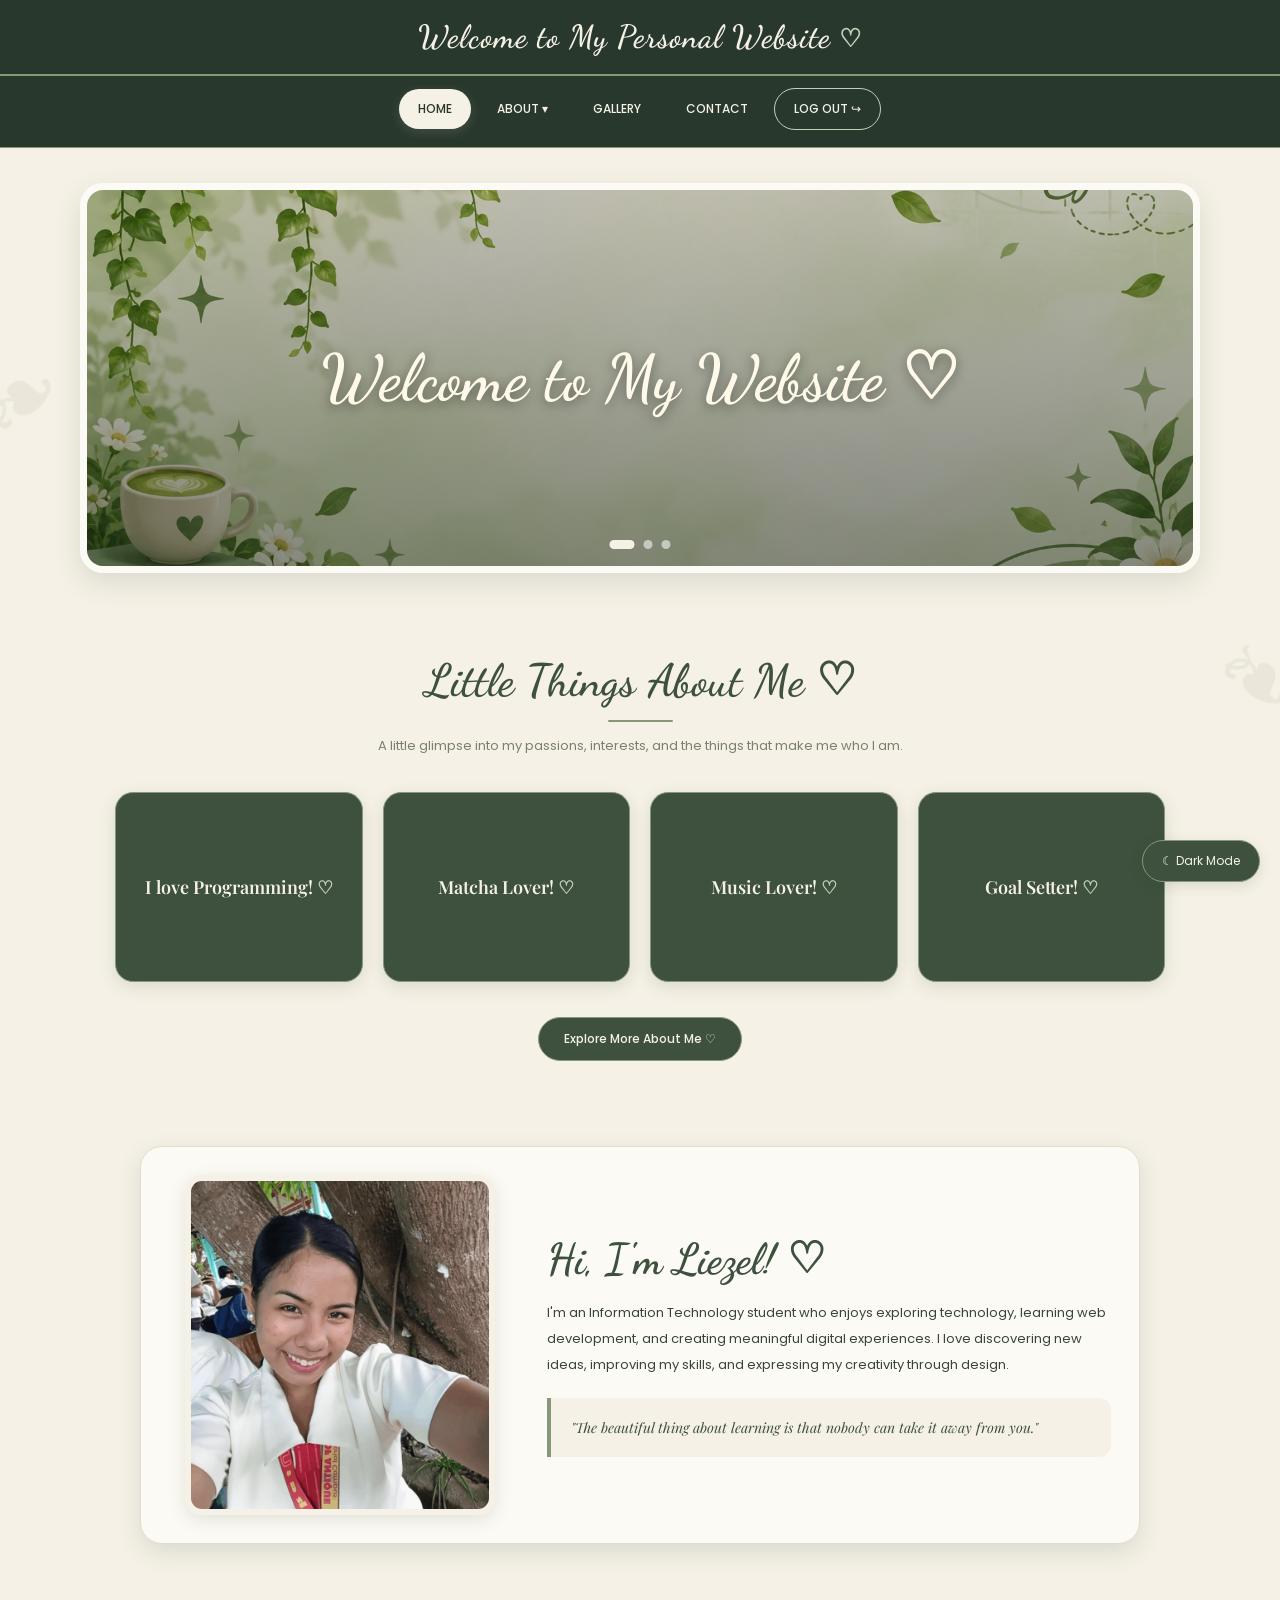
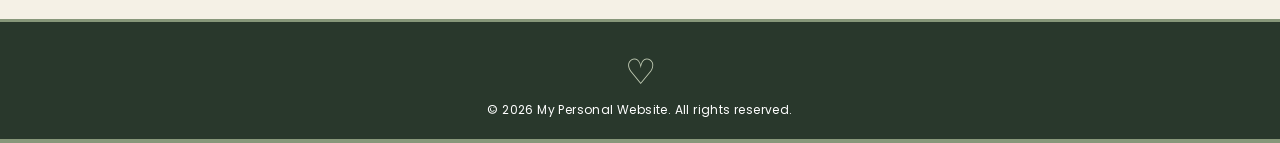
<file: index.html>
<!DOCTYPE html>
<html lang="en" data-theme="light">
<head>
<meta charset="UTF-8">
<meta name="viewport" content="width=device-width, initial-scale=1.0">

<title>Home | My Green Personal Website</title>

<link rel="preconnect" href="https://fonts.googleapis.com">
<link rel="preconnect" href="https://fonts.gstatic.com" crossorigin>
<link href="https://fonts.googleapis.com/css2?family=Dancing+Script:wght@500;600;700&family=Playfair+Display:wght@500;600;700&family=Poppins:wght@300;400;500;600&display=swap" rel="stylesheet">

<style>

/* WARM BOTANICAL COLOR PALETTE */

:root {
    --dark: #29382C;
    --forest: #3D513E;
    --green: #63785D;
    --sage: #87977A;
    --light-sage: #C5CFB8;
    --cream: #F5F1E6;
    --white: #FCFAF4;
    --text: #394537;
    --muted: #78816F;
    --border: #E1DDCE;
    --shadow: rgba(48,62,43,0.13);
}

[data-theme="dark"] {
    --dark: #17251B;
    --forest: #263B2B;
    --green: #536B54;
    --sage: #8C9B7C;
    --light-sage: #53644F;
    --cream: #202A21;
    --white: #303A30;
    --text: #FFFFFF;
    --muted: #E0E6D9;
    --border: #455443;
    --shadow: rgba(0,0,0,0.25);
}

/* GENERAL */

* {
    margin: 0;
    padding: 0;
    box-sizing: border-box;
}

html {
    scroll-behavior: smooth;
}

body {
    font-family: 'Poppins', sans-serif;
    background: var(--cream);
    color: var(--text);
    transition: background 0.4s, color 0.4s;
    overflow-x: hidden;
}

a {
    text-decoration: none;
}

/* HEADER */

header {
    background: var(--dark);
    color: #F5F1E6;
    padding: 15px 35px;
    display: flex;
    align-items: center;
    justify-content: center;
    min-height: 76px;
    position: relative;
    border-bottom: 2px solid var(--sage);
}

header h1 {
    font-family: 'Dancing Script', cursive;
    font-size: 32px;
    font-weight: 600;
    letter-spacing: 1px;
    text-align: center;
    color: #F5F1E6;
}

header h1::after {
    content: " ♡";
    font-size: 25px;
    color: #C5CFB8;
}

/* NAVIGATION - LIGHT AND DARK MODE FIX */

nav {
    background: #29382C;
    padding: 12px 15px 17px;
    position: relative;
    z-index: 100;
    border-bottom: 1px solid #87977A;
}

nav ul {
    display: flex;
    align-items: center;
    justify-content: center;
    flex-wrap: wrap;
    gap: 7px;
    list-style: none;
}

nav ul li {
    position: relative;
}

nav ul li a {
    display: block;
    color: #F5F1E6 !important;
    background: transparent;
    font-size: 12px;
    font-weight: 500;
    padding: 11px 19px;
    border-radius: 30px;
    transition: 0.3s ease;
    white-space: nowrap;
}

/* HOVER AND ACTIVE */

nav ul li a:hover,
nav ul li a.active {
    background: #F5F1E6 !important;
    color: #29382C !important;
    box-shadow: 0 3px 12px rgba(255,255,255,0.12);
}

/* LOG OUT */

.logout-button {
    border: 1px solid #C5CFB8;
    color: #F5F1E6 !important;
}

.logout-button:hover {
    background: #F5F1E6 !important;
    color: #29382C !important;
}

/* ABOUT DROPDOWN */

.dropdown-content {
    display: none;
    position: absolute;
    top: 100%;
    left: 0;
    min-width: 215px;
    background: #FCFAF4;
    border: 1px solid #E1DDCE;
    border-radius: 13px;
    box-shadow: 0 8px 20px rgba(0,0,0,0.18);
    overflow: hidden;
    padding: 7px;
    z-index: 200;
}

.dropdown-content a {
    color: #29382C !important;
    background: transparent;
    padding: 12px;
    border-radius: 8px;
    white-space: normal;
}

.dropdown-content a:hover {
    background: #C5CFB8 !important;
    color: #17251B !important;
}

/* SHOW DROPDOWN */

.dropdown:hover .dropdown-content,
.dropdown:focus-within .dropdown-content {
    display: block;
}

/* DARK MODE NAVIGATION */

[data-theme="dark"] nav {
    background: #17251B;
    border-bottom: 1px solid #8C9B7C;
}

[data-theme="dark"] nav ul li a {
    color: #FFFFFF !important;
}

[data-theme="dark"] nav ul li a:hover,
[data-theme="dark"] nav ul li a.active {
    background: #F5F1E6 !important;
    color: #17251B !important;
}

[data-theme="dark"] .logout-button {
    border: 1px solid #8C9B7C;
}

[data-theme="dark"] .dropdown-content {
    background: #303A30;
    border: 1px solid #8C9B7C;
}

[data-theme="dark"] .dropdown-content a {
    color: #FFFFFF !important;
    background: transparent;
}

[data-theme="dark"] .dropdown-content a:hover {
    background: #53644F !important;
    color: #FFFFFF !important;
}

/* HERO SLIDER */

.slider {
    width: 100%;
    max-width: 1120px;
    height: 390px;
    margin: 35px auto 25px;
    overflow: hidden;
    position: relative;
    border-radius: 23px;
    box-shadow: 0 10px 28px var(--shadow);
    border: 7px solid var(--white);
}

.slides {
    display: flex;
    height: 100%;
    transition: transform 0.8s ease-in-out;
}

.slide {
    flex: 0 0 100%;
    min-width: 100%;
    height: 100%;
    position: relative;
}

.slide img {
    width: 100%;
    height: 100%;
    display: block;
    object-fit: cover;
    filter: brightness(0.76);
}

.text-overlay {
    position: absolute;
    inset: 0;
    display: flex;
    justify-content: center;
    align-items: center;
    text-align: center;
    padding: 25px;
    background: linear-gradient(
        transparent,
        rgba(24,37,27,0.35)
    );
}

.text-overlay h1 {
    color: #FFF9E9;
    font-family: 'Dancing Script', cursive;
    font-size: clamp(35px, 6vw, 65px);
    font-weight: 600;
    text-shadow: 0 3px 12px rgba(0,0,0,0.4);
}

/* SLIDER DOTS */

.slider-dots {
    position: absolute;
    bottom: 17px;
    left: 50%;
    transform: translateX(-50%);
    display: flex;
    gap: 9px;
    z-index: 5;
}

.slider-dots button {
    width: 9px;
    height: 9px;
    border: none;
    border-radius: 50%;
    background: rgba(255,255,255,0.55);
    cursor: pointer;
    transition: 0.3s;
}

.slider-dots button.active {
    width: 25px;
    border-radius: 10px;
    background: #F5F1E6;
}

/* SECTION HEADING */

.section-heading {
    text-align: center;
    margin-bottom: 30px;
}

.section-heading h2 {
    font-family: 'Dancing Script', cursive;
    font-size: 45px;
    font-weight: 600;
    color: var(--forest);
    margin-bottom: 8px;
}

.section-heading p {
    color: var(--muted);
    font-size: 13px;
    line-height: 1.8;
}

.decorative-line {
    width: 65px;
    height: 2px;
    background: var(--sage);
    border-radius: 20px;
    margin: 12px auto;
}

/* FUN FACTS SECTION */

#drop {
    padding: 55px 20px 65px;
    text-align: center;
}

.funfact-container {
    display: grid;
    grid-template-columns: repeat(4, minmax(0, 1fr));
    gap: 20px;
    max-width: 1050px;
    margin: 35px auto 0;
}

/* FLIP CARD */

.funfact-card {
    height: 190px;
    perspective: 1000px;
}

.funfact-inner {
    position: relative;
    width: 100%;
    height: 100%;
    transform-style: preserve-3d;
    transition: transform 0.7s ease;
}

.funfact-card:hover .funfact-inner,
.funfact-card:focus-within .funfact-inner,
.funfact-card.flipped .funfact-inner {
    transform: rotateY(180deg);
}

.funfact-front,
.funfact-back {
    position: absolute;
    inset: 0;
    display: flex;
    justify-content: center;
    align-items: center;
    padding: 20px;
    border-radius: 18px;
    backface-visibility: hidden;
    -webkit-backface-visibility: hidden;
    box-shadow: 0 5px 17px var(--shadow);
}

.funfact-front {
    background: var(--forest);
    color: var(--cream);
    border: 1px solid var(--sage);
}

.funfact-front p {
    font-family: 'Playfair Display', serif;
    font-size: 18px;
    font-weight: 600;
}

.funfact-front p::after {
    content: " ♡";
    color: var(--light-sage);
}

.funfact-back {
    background: var(--light-sage);
    color: var(--dark);
    transform: rotateY(180deg);
    border: 1px solid var(--sage);
}

.funfact-back p {
    font-size: 13px;
    line-height: 1.8;
}

[data-theme="dark"] .funfact-back {
    color: #FFFFFF;
}

/* SEE MORE BUTTON */

.see-more-container {
    margin-top: 35px;
}

.see-more-button {
    display: inline-block;
    background: var(--forest);
    color: var(--cream);
    padding: 12px 25px;
    border-radius: 30px;
    font-size: 12px;
    font-weight: 500;
    border: 1px solid var(--sage);
    transition: 0.3s ease;
}

.see-more-button:hover {
    background: var(--sage);
    color: var(--dark);
    transform: translateY(-3px);
    box-shadow: 0 6px 15px var(--shadow);
}

[data-theme="dark"] .see-more-button {
    color: #FFFFFF;
}

/* ABOUT ME SECTION */

.container {
    max-width: 1000px;
    margin: 20px auto 75px;
    padding: 28px;
    display: grid;
    grid-template-columns: 0.85fr 1.4fr;
    gap: 35px;
    align-items: center;
    background: var(--white);
    border: 1px solid var(--border);
    border-radius: 22px;
    box-shadow: 0 8px 25px var(--shadow);
}

.image-section {
    display: flex;
    justify-content: center;
}

.image-section img {
    width: 100%;
    max-width: 310px;
    height: 340px;
    object-fit: cover;
    border-radius: 17px;
    border: 6px solid var(--cream);
    box-shadow: 0 5px 17px var(--shadow);
    transition: transform 0.4s ease;
}

.image-section img:hover {
    transform: scale(1.025);
}

.quote-section h1 {
    font-family: 'Dancing Script', cursive;
    color: var(--forest);
    font-size: 43px;
    margin-bottom: 15px;
}

.quote-section p {
    color: var(--text);
    font-size: 13px;
    line-height: 2;
    margin-bottom: 20px;
}

[data-theme="dark"] .quote-section h1 {
    color: #FFFFFF;
}

blockquote {
    background: var(--cream);
    border-left: 4px solid var(--sage);
    padding: 17px 20px;
    border-radius: 0 12px 12px 0;
    font-family: 'Playfair Display', serif;
    font-style: italic;
    font-size: 14px;
    line-height: 1.8;
    color: var(--forest);
}

[data-theme="dark"] blockquote {
    color: #FFFFFF;
}

/* BOTANICAL DECORATIONS */

.botanical {
    position: fixed;
    font-size: 100px;
    color: var(--sage);
    opacity: 0.10;
    pointer-events: none;
    z-index: 0;
    user-select: none;
}

.botanical.left {
    left: -22px;
    top: 36%;
    transform: rotate(-35deg);
}

.botanical.right {
    right: -20px;
    top: 67%;
    transform: rotate(35deg);
}

/* FOOTER */

footer {
    background: var(--dark);
    color: var(--cream);
    text-align: center;
    padding: 30px 15px 20px;
    position: relative;
    border-top: 3px solid var(--sage);
}

footer::before {
    content: "♡";
    display: block;
    font-family: 'Dancing Script', cursive;
    font-size: 35px;
    margin-bottom: 7px;
    color: var(--light-sage);
}

footer p {
    font-size: 12px;
    letter-spacing: 0.4px;
    color: #FFFFFF;
}

.footer-divider {
    height: 4px;
    background: var(--sage);
}

/* DARK MODE BUTTON */

.theme-toggle {
    position: fixed;
    bottom: 18px;
    right: 20px;
    z-index: 500;
    background: var(--forest);
    color: var(--cream);
    border: 1px solid var(--sage);
    border-radius: 30px;
    padding: 11px 19px;
    font-family: 'Poppins', sans-serif;
    font-size: 12px;
    cursor: pointer;
    box-shadow: 0 4px 14px var(--shadow);
    transition: 0.3s ease;
}

.theme-toggle:hover {
    background: var(--sage);
    color: var(--dark);
    transform: translateY(-3px);
}

/* ANIMATIONS */

@keyframes fadeIn {
    from {
        opacity: 0;
        transform: translateY(15px);
    }
    to {
        opacity: 1;
        transform: translateY(0);
    }
}

#drop,
.container {
    animation: fadeIn 0.8s ease both;
}

/* RESPONSIVE DESIGN */

@media (max-width: 850px) {

    .funfact-container {
        grid-template-columns: repeat(2, 1fr);
        max-width: 600px;
    }

    .slider {
        width: calc(100% - 35px);
        height: 320px;
    }

    .container {
        width: calc(100% - 35px);
    }
}

@media (max-width: 600px) {

    header {
        padding: 13px 10px;
        min-height: 65px;
    }

    header h1 {
        font-size: 25px;
    }

    nav {
        padding: 10px 5px 13px;
    }

    nav ul {
        gap: 4px;
    }

    nav ul li a {
        padding: 9px 11px;
        font-size: 10px;
    }

    .dropdown-content {
        min-width: 190px;
    }

    .slider {
        height: 240px;
        margin: 22px auto;
        border-width: 5px;
        border-radius: 16px;
    }

    .text-overlay h1 {
        font-size: 35px;
    }

    #drop {
        padding: 35px 15px 45px;
    }

    .section-heading h2 {
        font-size: 36px;
    }

    .section-heading p {
        font-size: 12px;
    }

    .funfact-container {
        gap: 12px;
    }

    .funfact-card {
        height: 155px;
    }

    .funfact-front,
    .funfact-back {
        padding: 12px;
        border-radius: 14px;
    }

    .funfact-front p {
        font-size: 15px;
    }

    .funfact-back p {
        font-size: 11px;
    }

    .container {
        grid-template-columns: 1fr;
        gap: 23px;
        padding: 18px;
        margin-bottom: 45px;
    }

    .image-section img {
        height: 290px;
        max-width: 280px;
    }

    .quote-section {
        text-align: center;
    }

    .quote-section h1 {
        font-size: 36px;
    }

    .quote-section p {
        font-size: 12px;
    }

    blockquote {
        text-align: left;
        font-size: 12px;
    }

    .theme-toggle {
        bottom: 12px;
        right: 12px;
        padding: 9px 14px;
        font-size: 10px;
    }
}

@media (max-width: 380px) {

    .funfact-container {
        grid-template-columns: 1fr 1fr;
    }

    .funfact-card {
        height: 140px;
    }

    .slider {
        height: 210px;
    }

    nav ul li a {
        padding: 8px 9px;
        font-size: 9px;
    }
}

/* ACCESSIBILITY */

@media (prefers-reduced-motion: reduce) {
    *, *::before, *::after {
        animation: none !important;
        transition: none !important;
        scroll-behavior: auto !important;
    }
}

</style>
</head>

<body>

<!-- BOTANICAL DECORATIONS -->

<div class="botanical left">❧</div>
<div class="botanical right">❧</div>

<!-- HEADER -->

<header>
    <h1>Welcome to My Personal Website</h1>
</header>

<!-- NAVIGATION -->

<nav>
    <ul>

        <li>
            <a href="index.html" class="active">HOME</a>
        </li>

        <li class="dropdown">
            <a href="#" class="dropbtn">ABOUT ▾</a>

            <div class="dropdown-content">
                <a href="skills.html">Skills I'm Developing</a>
                <a href="goals.html">My Goals as a Student</a>
                <a href="funfacts.html">Fun Facts About Me</a>
            </div>
        </li>

        <li>
            <a href="gallery.html">GALLERY</a>
        </li>

        <li>
            <a href="contact.html">CONTACT</a>
        </li>

        <li>
            <a href="#" class="logout-button" onclick="confirmLogout(event)">LOG OUT ↪</a>
        </li>

    </ul>
</nav>

<!-- IMAGE SLIDER -->

<div class="slider">

    <div class="slides">

        <div class="slide">
            <img src="back.png" alt="Welcome image">
            <div class="text-overlay">
                <h1>Welcome to My Website ♡</h1>
            </div>
        </div>

        <div class="slide">
            <img src="grow.png" alt="Personal inspiration">
            <div class="text-overlay">
                <h1>Growing, Learning, and Creating</h1>
            </div>
        </div>

        <div class="slide">
            <img src="little.png" alt="My favorite moments">
            <div class="text-overlay">
                <h1>A Little Corner of Green and Growth</h1>
            </div>
        </div>

    </div>

    <div class="slider-dots">
        <button class="active" aria-label="Slide 1"></button>
        <button aria-label="Slide 2"></button>
        <button aria-label="Slide 3"></button>
    </div>

</div>

<!-- FUN FACTS -->

<section id="drop">

    <div class="section-heading">
        <h2>Little Things About Me ♡</h2>
        <div class="decorative-line"></div>

        <p>
            A little glimpse into my passions, interests,
            and the things that make me who I am.
        </p>
    </div>

    <div class="funfact-container">

        <div class="funfact-card" tabindex="0">
            <div class="funfact-inner">
                <div class="funfact-front">
                    <p>I love Programming!</p>
                </div>
                <div class="funfact-back">
                    <p>I enjoy learning how to code and create something new.</p>
                </div>
            </div>
        </div>

        <div class="funfact-card" tabindex="0">
            <div class="funfact-inner">
                <div class="funfact-front">
                    <p>Matcha Lover!</p>
                </div>
                <div class="funfact-back">
                    <p>A cup of matcha makes my day more relaxing.</p>
                </div>
            </div>
        </div>

        <div class="funfact-card" tabindex="0">
            <div class="funfact-inner">
                <div class="funfact-front">
                    <p>Music Lover!</p>
                </div>
                <div class="funfact-back">
                    <p>I enjoy listening to music while studying.</p>
                </div>
            </div>
        </div>

        <div class="funfact-card" tabindex="0">
            <div class="funfact-inner">
                <div class="funfact-front">
                    <p>Goal Setter!</p>
                </div>
                <div class="funfact-back">
                    <p>I believe that small steps can lead to big dreams.</p>
                </div>
            </div>
        </div>

    </div>

    <div class="see-more-container">
        <a href="funfacts.html" class="see-more-button">
            Explore More About Me ♡
        </a>
    </div>

</section>

<!-- ABOUT ME -->

<div class="container">

    <div class="image-section">
        <img src="lilo.jpg" alt="My profile picture">
    </div>

    <div class="quote-section">

        <h1>Hi, I'm Liezel! ♡</h1>

        <p>
            I'm an Information Technology student who enjoys exploring
            technology, learning web development, and creating meaningful
            digital experiences. I love discovering new ideas, improving
            my skills, and expressing my creativity through design.
        </p>

        <blockquote>
            "The beautiful thing about learning is that nobody can
            take it away from you."
        </blockquote>

    </div>

</div>

<!-- FOOTER -->

<footer>
    <p>&copy; 2026 My Personal Website. All rights reserved.</p>
</footer>

<div class="footer-divider"></div>

<!-- DARK MODE BUTTON -->

<button class="theme-toggle" onclick="toggleTheme()">
    ☾ Dark Mode
</button>

<script>

/* THEME */

const root = document.documentElement;
const themeButton = document.querySelector('.theme-toggle');

function applyTheme(theme) {

    root.setAttribute('data-theme', theme);

    localStorage.setItem('siteTheme', theme);

    themeButton.textContent =
        theme === 'dark' ? '☀ Light Mode' : '☾ Dark Mode';
}

function toggleTheme() {

    const currentTheme = root.getAttribute('data-theme');

    applyTheme(currentTheme === 'dark' ? 'light' : 'dark');
}

applyTheme(localStorage.getItem('siteTheme') || 'light');


/* IMAGE SLIDER */

let slideIndex = 0;

const slides = document.querySelector('.slides');
const slideItems = document.querySelectorAll('.slide');
const dots = document.querySelectorAll('.slider-dots button');

const totalSlides = slideItems.length;

function showSlide(index) {

    slideIndex = (index + totalSlides) % totalSlides;

    slides.style.transform = `translateX(-${slideIndex * 100}%)`;

    dots.forEach((dot, i) => {
        dot.classList.toggle('active', i === slideIndex);
    });
}

function nextSlide() {
    showSlide(slideIndex + 1);
}

dots.forEach((dot, index) => {

    dot.addEventListener('click', () => {
        showSlide(index);
        restartSlider();
    });

});

let sliderInterval = setInterval(nextSlide, 4000);

function restartSlider() {

    clearInterval(sliderInterval);

    sliderInterval = setInterval(nextSlide, 4000);
}


/* FUN FACTS - KEYBOARD AND CLICK SUPPORT */

document.querySelectorAll('.funfact-card').forEach(card => {

    card.addEventListener('click', () => {
        card.classList.toggle('flipped');
    });

    card.addEventListener('keydown', event => {

        if (event.key === 'Enter' || event.key === ' ') {
            event.preventDefault();
            card.classList.toggle('flipped');
        }

    });

});


/* LOG OUT */

function confirmLogout(event) {

    event.preventDefault();

    const confirmAction = confirm("Are you sure you want to log out?");

    if (confirmAction) {

        localStorage.removeItem('isLoggedIn');

        window.location.href = "login.html";
    }
}

</script>

</body>
</html>
</file>
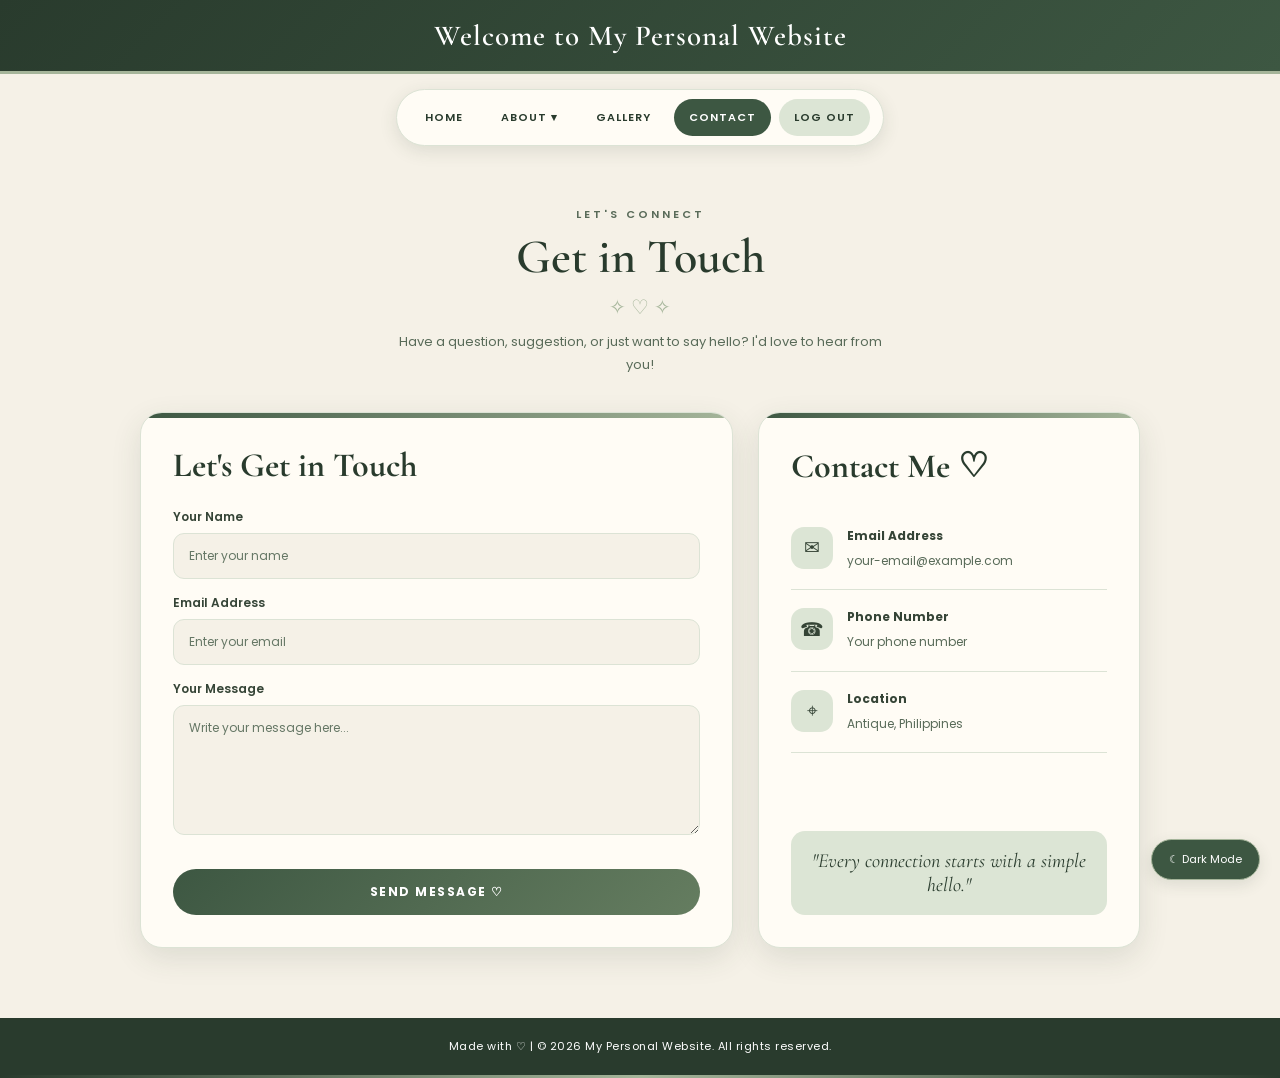
<file: contact.html>
<!DOCTYPE html>
<html lang="en" data-theme="light">
<head>
<meta charset="UTF-8">
<meta name="viewport" content="width=device-width, initial-scale=1.0">

<title>Contact | My Green Website</title>

<link rel="preconnect" href="https://fonts.googleapis.com">
<link rel="preconnect" href="https://fonts.gstatic.com" crossorigin>

<link href="https://fonts.googleapis.com/css2?family=Cormorant+Garamond:wght@400;500;600;700&family=Poppins:wght@300;400;500;600&display=swap" rel="stylesheet">

<style>

:root {
    --dark: #293B2D;
    --forest: #3D5742;
    --green: #657D60;
    --sage: #A5B59A;
    --light-sage: #DCE5D5;
    --cream: #F5F1E7;
    --white: #FFFCF5;

    --text: #354436;
    --muted: #596B59;
    --border: #DCE3D5;
    --shadow: rgba(49,65,47,0.12);

    /* LIGHT MODE TEXT COLORS */
    --heading-text: #293B2D;
    --nav-text: #293B2D;
    --detail-text: #354436;
    --secondary-text: #596B59;
    --quote-text: #293B2D;
    --input-text: #293B2D;
    --placeholder-text: #657765;
    --button-text: #FFFFFF;
    --footer-text: #FFFFFF;
}

[data-theme="dark"] {
    --dark: #19271D;
    --forest: #283E30;
    --green: #82977A;
    --sage: #82947A;
    --light-sage: #354A39;
    --cream: #202D23;
    --white: #2A382D;

    --text: #F0EFE5;
    --muted: #D0DCCB;
    --border: #526653;
    --shadow: rgba(0,0,0,0.25);

    /* DARK MODE TEXT COLORS */
    --heading-text: #FFFFFF;
    --nav-text: #F5F7EF;
    --detail-text: #F5F7EF;
    --secondary-text: #D5E0D0;
    --quote-text: #FFFFFF;
    --input-text: #FFFFFF;
    --placeholder-text: #D5E0D0;
    --button-text: #FFFFFF;
    --footer-text: #FFFFFF;
}

* {
    margin: 0;
    padding: 0;
    box-sizing: border-box;
}

html {
    scroll-behavior: smooth;
}

body {
    font-family: 'Poppins', sans-serif;
    background: var(--cream);
    color: var(--text);
    min-height: 100vh;
    transition: 0.3s ease;
}

/* HEADER */

header {
    background: linear-gradient(135deg, var(--dark), var(--forest));
    text-align: center;
    padding: 18px 20px;
    border-bottom: 3px solid var(--sage);
}

header h1 {
    color: #FFFFFF;
    font-family: 'Cormorant Garamond', serif;
    font-size: 29px;
    font-weight: 600;
    letter-spacing: 1px;
}

/* NAVIGATION */

nav {
    display: flex;
    justify-content: center;
    padding: 15px 15px;
    position: relative;
    z-index: 10;
}

nav ul {
    display: flex;
    align-items: center;
    justify-content: center;
    flex-wrap: wrap;
    gap: 8px;
    list-style: none;
    background: var(--white);
    padding: 9px 13px;
    border-radius: 50px;
    border: 1px solid var(--border);
    box-shadow: 0 5px 18px var(--shadow);
}

nav ul li {
    position: relative;
}

nav ul li a {
    display: block;
    text-decoration: none;
    color: var(--nav-text);
    font-size: 11px;
    font-weight: 600;
    letter-spacing: 1px;
    padding: 10px 15px;
    border-radius: 30px;
    transition: 0.3s ease;
}

nav ul li a:hover,
nav ul li a.active {
    background: var(--forest);
    color: #FFFFFF;
}

.dropdown-content {
    display: none;
    position: absolute;
    top: 100%;
    left: 0;
    min-width: 200px;
    background: var(--white);
    border: 1px solid var(--border);
    border-radius: 13px;
    padding: 8px;
    box-shadow: 0 8px 25px var(--shadow);
}

.dropdown-content a {
    color: var(--detail-text);
    border-radius: 8px;
    letter-spacing: 0;
    font-size: 12px;
    padding: 11px;
}

.dropdown-content a:hover {
    background: var(--light-sage);
    color: var(--heading-text);
}

.dropdown:hover .dropdown-content,
.dropdown:focus-within .dropdown-content {
    display: block;
}

.logout-button {
    background: var(--light-sage);
}

/* CONTACT SECTION */

#contact {
    padding: 45px 20px 70px;
    min-height: 70vh;
}

.contact-heading {
    text-align: center;
    margin-bottom: 35px;
}

.section-label {
    color: var(--secondary-text);
    font-size: 11px;
    font-weight: 600;
    letter-spacing: 3px;
    text-transform: uppercase;
    margin-bottom: 8px;
    opacity: 1;
}

.contact-heading h2 {
    font-family: 'Cormorant Garamond', serif;
    color: var(--heading-text);
    font-size: 48px;
    font-weight: 600;
    line-height: 1.1;
    opacity: 1;
    visibility: visible;
}

.decorative {
    color: var(--sage);
    font-size: 20px;
    margin: 8px 0;
}

.contact-heading p {
    color: var(--secondary-text);
    font-size: 13px;
    max-width: 500px;
    margin: 0 auto;
    line-height: 1.8;
    opacity: 1;
}

/* CONTACT CONTENT */

.contact-content {
    max-width: 1000px;
    margin: auto;
    display: grid;
    grid-template-columns: 1.4fr 0.9fr;
    gap: 25px;
    align-items: stretch;
}

/* FORM CARD */

.contact-form,
.contact-details {
    background: var(--white);
    border: 1px solid var(--border);
    border-radius: 22px;
    padding: 32px;
    box-shadow: 0 10px 30px var(--shadow);
    position: relative;
    overflow: hidden;
}

.contact-form::before,
.contact-details::before {
    content: "";
    position: absolute;
    top: 0;
    left: 0;
    width: 100%;
    height: 5px;
    background: linear-gradient(90deg, var(--forest), var(--sage));
}

.contact-form h2 {
    font-family: 'Cormorant Garamond', serif;
    font-size: 34px;
    color: var(--heading-text);
    margin-bottom: 22px;
    opacity: 1;
    visibility: visible;
}

.contact-form label {
    display: block;
    font-size: 12px;
    font-weight: 600;
    color: var(--detail-text);
    margin: 15px 0 7px;
}

.contact-form input,
.contact-form textarea {
    width: 100%;
    padding: 13px 15px;
    border: 1px solid var(--border);
    border-radius: 11px;
    background: var(--cream);
    color: var(--input-text);
    font-family: 'Poppins', sans-serif;
    font-size: 12px;
    outline: none;
    transition: 0.3s ease;
}

.contact-form input:focus,
.contact-form textarea:focus {
    border-color: var(--green);
    box-shadow: 0 0 0 3px var(--light-sage);
}

.contact-form textarea {
    min-height: 130px;
    resize: vertical;
}

.contact-form input::placeholder,
.contact-form textarea::placeholder {
    color: var(--placeholder-text);
    opacity: 1;
}

.error {
    display: block;
    color: #C34E46;
    font-size: 11px;
    margin-top: 5px;
}

[data-theme="dark"] .error {
    color: #FF9992;
}

.contact-form button {
    width: 100%;
    margin-top: 22px;
    padding: 14px;
    border: none;
    border-radius: 30px;
    background: linear-gradient(135deg, var(--forest), var(--green));
    color: var(--button-text);
    font-family: 'Poppins', sans-serif;
    font-size: 12px;
    letter-spacing: 1.5px;
    cursor: pointer;
    transition: 0.3s ease;
}

.contact-form button:hover {
    transform: translateY(-3px);
    box-shadow: 0 7px 18px var(--shadow);
}

/* CONTACT DETAILS */

.contact-details {
    display: flex;
    flex-direction: column;
}

.contact-details h3 {
    font-family: 'Cormorant Garamond', serif;
    font-size: 34px;
    color: var(--heading-text);
    margin-bottom: 22px;
    opacity: 1;
    visibility: visible;
}

.contact-item {
    display: flex;
    align-items: flex-start;
    gap: 14px;
    padding: 18px 0;
    border-bottom: 1px solid var(--border);
}

.contact-item:last-child {
    border-bottom: none;
}

.contact-icon {
    width: 42px;
    height: 42px;
    flex-shrink: 0;
    display: grid;
    place-items: center;
    border-radius: 13px;
    background: var(--light-sage);
    color: var(--detail-text);
    font-size: 19px;
}

.contact-item strong {
    display: block;
    color: var(--detail-text);
    font-size: 12px;
    margin-bottom: 5px;
}

.contact-item p {
    color: var(--secondary-text);
    font-size: 12px;
    line-height: 1.8;
    overflow-wrap: anywhere;
}

.contact-quote {
    margin-top: auto;
    padding: 18px;
    background: var(--light-sage);
    border-radius: 14px;
    color: var(--quote-text);
    font-family: 'Cormorant Garamond', serif;
    font-size: 20px;
    font-style: italic;
    text-align: center;
}

/* FOOTER */

footer {
    background: var(--dark);
    color: var(--footer-text);
    text-align: center;
    padding: 20px;
    font-size: 11px;
    letter-spacing: 0.5px;
}

.footer-divider {
    height: 3px;
    background: linear-gradient(90deg, var(--dark), var(--sage), var(--dark));
}

/* THEME BUTTON */

.theme-toggle {
    position: fixed;
    bottom: 20px;
    right: 20px;
    z-index: 20;
    border: 1px solid var(--sage);
    background: var(--forest);
    color: #FFFFFF;
    padding: 11px 17px;
    border-radius: 30px;
    font-family: 'Poppins', sans-serif;
    font-size: 11px;
    cursor: pointer;
    box-shadow: 0 5px 15px var(--shadow);
    transition: 0.3s ease;
}

.theme-toggle:hover {
    transform: translateY(-3px);
}

/* RESPONSIVE DESIGN */

@media (max-width: 750px) {
    .contact-content {
        grid-template-columns: 1fr;
        max-width: 550px;
    }

    .contact-heading h2 {
        font-size: 40px;
    }

    nav ul {
        border-radius: 20px;
    }

    nav ul li a {
        padding: 9px 11px;
        font-size: 10px;
    }
}

@media (max-width: 480px) {
    header h1 {
        font-size: 24px;
    }

    nav {
        padding: 10px;
    }

    nav ul {
        gap: 3px;
        padding: 8px;
    }

    nav ul li a {
        font-size: 9px;
        padding: 8px 9px;
    }

    #contact {
        padding: 35px 15px 55px;
    }

    .contact-form,
    .contact-details {
        padding: 23px;
    }

    .contact-heading h2 {
        font-size: 36px;
    }

    .theme-toggle {
        bottom: 13px;
        right: 13px;
    }
}

@media (prefers-reduced-motion: reduce) {
    *, *::before, *::after {
        scroll-behavior: auto !important;
        transition: none !important;
        animation: none !important;
    }
}

</style>
</head>

<body>

<header>
    <h1>Welcome to My Personal Website</h1>
</header>

<nav>
    <ul>
        <li><a href="index.html">HOME</a></li>

        <li class="dropdown">
            <a href="#" class="dropbtn">ABOUT ▾</a>
            <div class="dropdown-content">
                <a href="skills.html">Skills I'm Developing</a>
                <a href="goals.html">My Goals as a Student</a>
                <a href="funfacts.html">Fun Facts About Me</a>
            </div>
        </li>

        <li><a href="gallery.html">GALLERY</a></li>
        <li><a href="contact.html" class="active">CONTACT</a></li>
        <li><a href="#" class="logout-button" onclick="confirmLogout()">LOG OUT</a></li>
    </ul>
</nav>

<section id="contact">

    <div class="contact-heading">
        <div class="section-label">Let's Connect</div>
        <h2>Get in Touch</h2>
        <div class="decorative">✧ ♡ ✧</div>

        <p>
            Have a question, suggestion, or just want to say hello?
            I'd love to hear from you!
        </p>
    </div>

    <div class="contact-content">

        <!-- CONTACT FORM -->

        <form id="contactForm" class="contact-form" novalidate>

            <h2>Let's Get in Touch</h2>

            <label for="name">Your Name</label>

            <input
                type="text"
                id="name"
                name="name"
                placeholder="Enter your name"
            >

            <span class="error" id="nameError"></span>

            <label for="email">Email Address</label>

            <input
                type="email"
                id="email"
                name="email"
                placeholder="Enter your email"
            >

            <span class="error" id="emailError"></span>

            <label for="message">Your Message</label>

            <textarea
                id="message"
                name="message"
                placeholder="Write your message here..."
            ></textarea>

            <span class="error" id="messageError"></span>

            <button type="submit">
                <strong>SEND MESSAGE ♡</strong>
            </button>

        </form>

        <!-- CONTACT INFORMATION -->

        <div class="contact-details">

            <h3>Contact Me ♡</h3>

            <div class="contact-item">
                <div class="contact-icon">✉</div>

                <div>
                    <strong>Email Address</strong>
                    <p>your-email@example.com</p>
                </div>
            </div>

            <div class="contact-item">
                <div class="contact-icon">☎</div>

                <div>
                    <strong>Phone Number</strong>
                    <p>Your phone number</p>
                </div>
            </div>

            <div class="contact-item">
                <div class="contact-icon">⌖</div>

                <div>
                    <strong>Location</strong>
                    <p>Antique, Philippines</p>
                </div>
            </div>

            <div class="contact-quote">
                "Every connection starts with a simple hello."
            </div>

        </div>

    </div>
</section>

<footer>
    <p>Made with ♡ | © 2026 My Personal Website. All rights reserved.</p>
</footer>

<div class="footer-divider"></div>

<button class="theme-toggle" onclick="toggleTheme()">
    ☾ Dark Mode
</button>

<script>

const root = document.documentElement;

function applyTheme(theme) {

    root.setAttribute('data-theme', theme);

    localStorage.setItem('siteTheme', theme);

    document.querySelector('.theme-toggle').textContent =
        theme === 'dark' ? '☀ Light Mode' : '☾ Dark Mode';
}

function toggleTheme() {

    applyTheme(
        root.getAttribute('data-theme') === 'dark'
            ? 'light'
            : 'dark'
    );
}

applyTheme(localStorage.getItem('siteTheme') || 'light');


/* CONTACT FORM VALIDATION */

const form = document.getElementById('contactForm');

form.addEventListener('submit', function(event) {

    event.preventDefault();

    const name = document.getElementById('name').value.trim();
    const email = document.getElementById('email').value.trim();
    const message = document.getElementById('message').value.trim();

    document.querySelectorAll('.error').forEach(error => {
        error.textContent = '';
    });

    let valid = true;

    if (!name) {
        document.getElementById('nameError').textContent =
            'Name is required.';

        valid = false;
    }

    const emailPattern = /^[^\s@]+@[^\s@]+\.[^\s@]+$/;

    if (!email) {
        document.getElementById('emailError').textContent =
            'Email is required.';

        valid = false;

    } else if (!emailPattern.test(email)) {

        document.getElementById('emailError').textContent =
            'Please enter a valid email address.';

        valid = false;
    }

    if (!message) {
        document.getElementById('messageError').textContent =
            'Message is required.';

        valid = false;
    }

    if (valid) {

        alert('Thank you! Your message has been submitted.');

        form.reset();
    }

});


/* LOG OUT */

function confirmLogout() {

    if (confirm('Are you sure you want to log out?')) {

        localStorage.removeItem('isLoggedIn');

        window.location.href = 'login.html';
    }

}

</script>

</body>
</html>
</file>
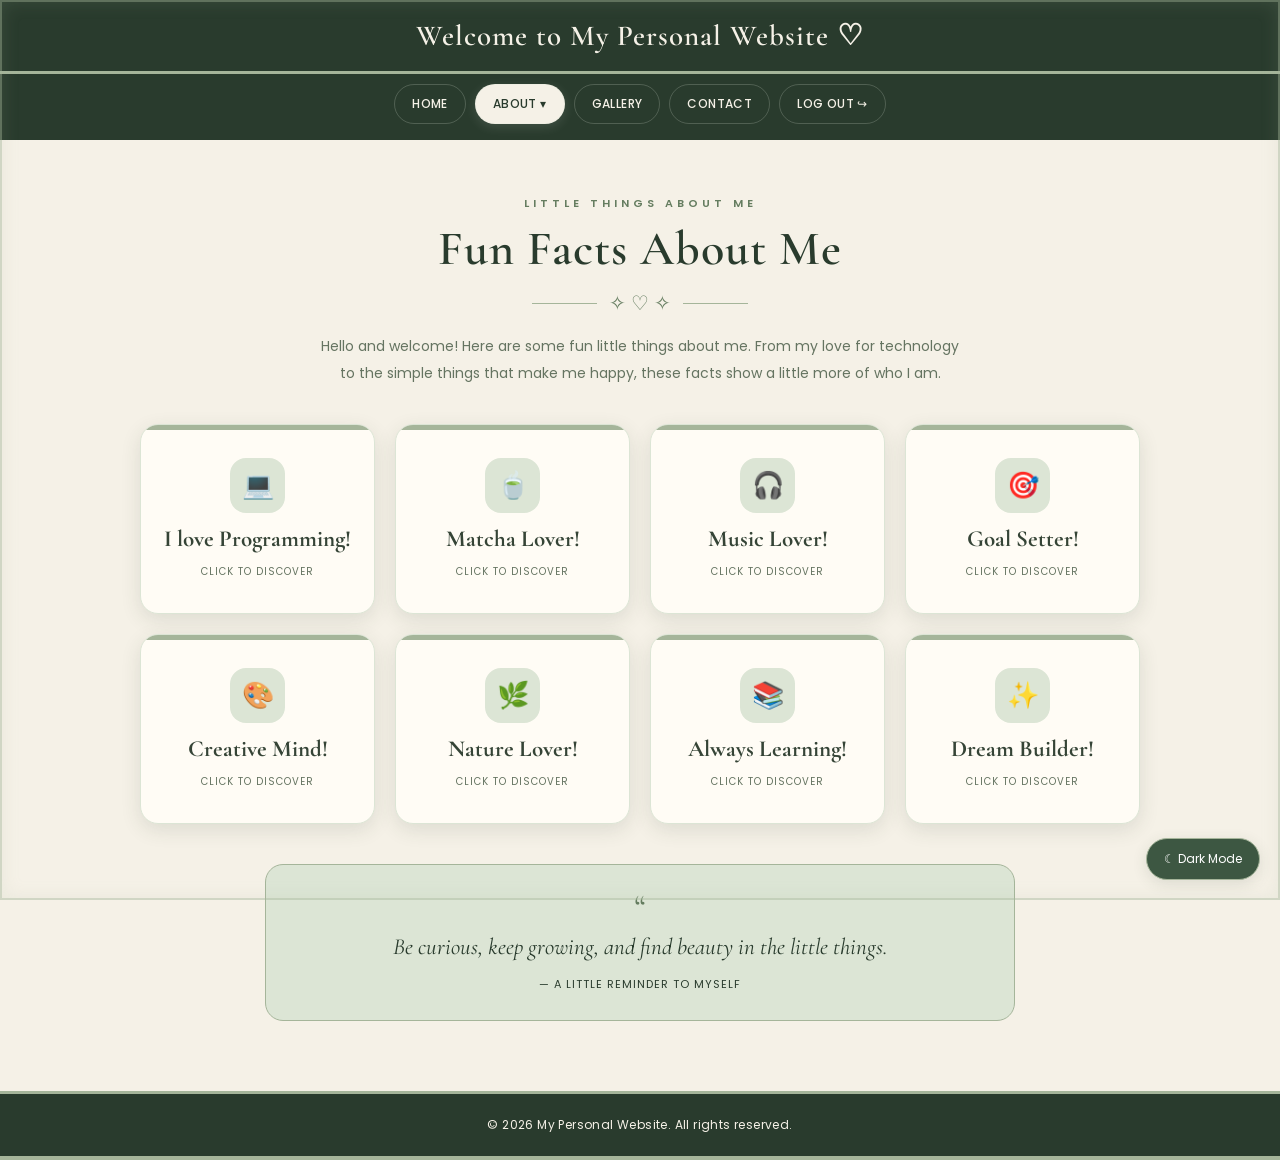
<file: funfacts.html>
<!DOCTYPE html>
<html lang="en" data-theme="light">
<head>
<meta charset="UTF-8">
<meta name="viewport" content="width=device-width, initial-scale=1.0">

<title>Fun Facts | My Green Website</title>

<link rel="preconnect" href="https://fonts.googleapis.com">
<link rel="preconnect" href="https://fonts.gstatic.com" crossorigin>

<link href="https://fonts.googleapis.com/css2?family=Cormorant+Garamond:wght@500;600;700&family=Poppins:wght@400;500;600&display=swap" rel="stylesheet">

<style>

/* =================================
   LIGHT MODE COLORS
================================= */

:root {
    --dark: #293B2D;
    --forest: #3D5742;
    --green: #657D60;
    --sage: #A5B59A;
    --light-sage: #DCE5D5;
    --cream: #F5F1E7;
    --white: #FFFCF5;

    --heading-color: #293B2D;
    --body-color: #354436;
    --secondary-color: #657461;
    --card-text: #354436;
    --card-back-text: #FFFCF5;
    --nav-text: #F5F1E7;
    --dropdown-text: #354436;
    --quote-text: #293B2D;
    --footer-text: #F5F1E7;
    --toggle-text: #FFFFFF;

    --shadow: rgba(49,65,47,0.12);
}

/* =================================
   DARK MODE COLORS
================================= */

[data-theme="dark"] {
    --dark: #19271D;
    --forest: #283E30;
    --green: #B5D3A8;
    --sage: #829B7A;
    --light-sage: #354A39;
    --cream: #202D23;
    --white: #2A382D;

    --heading-color: #F5F3E9;
    --body-color: #E8EEE3;
    --secondary-color: #C6D2C0;
    --card-text: #F0F2E9;
    --card-back-text: #FFFFFF;
    --nav-text: #F5F3E9;
    --dropdown-text: #F5F3E9;
    --quote-text: #F5F3E9;
    --footer-text: #FFFFFF;
    --toggle-text: #FFFFFF;

    --shadow: rgba(0,0,0,0.35);
}

* {
    box-sizing: border-box;
}

html {
    scroll-behavior: smooth;
}

body {
    margin: 0;
    background: var(--cream);
    color: var(--body-color);
    font-family: 'Poppins', sans-serif;
    transition: background .3s, color .3s;
}

/* =================================
   HEADER
================================= */

header {
    background: var(--dark);
    color: var(--nav-text);
    padding: 18px 20px;
    text-align: center;
    border-bottom: 3px solid var(--sage);
}

header h1 {
    margin: 0;
    font-family: 'Cormorant Garamond', serif;
    font-size: 29px;
    font-weight: 600;
    letter-spacing: 1px;
    color: var(--nav-text);
}

/* =================================
   NAVIGATION
================================= */

nav {
    background: var(--dark);
    padding: 10px 15px 16px;
    position: relative;
    z-index: 500;
}

nav ul {
    display: flex;
    justify-content: center;
    align-items: center;
    flex-wrap: wrap;
    gap: 9px;
    list-style: none;
    margin: 0;
    padding: 0;
}

nav ul li {
    position: relative;
}

nav a {
    display: block;
    text-decoration: none;
    color: var(--nav-text);
    font-size: 12px;
    font-weight: 500;
    letter-spacing: .4px;
    padding: 10px 17px;
    border: 1px solid rgba(220,229,213,.22);
    border-radius: 25px;
    transition: .3s ease;
}

nav a:hover,
nav a.active {
    background: var(--cream);
    color: var(--dark);
    box-shadow: 0 3px 12px rgba(255,255,255,.12);
}

/* =================================
   ABOUT DROPDOWN
================================= */

.dropdown {
    position: relative;
}

.dropdown .dropbtn {
    cursor: pointer;
    font-family: 'Poppins', sans-serif;
}

.dropdown-content {
    display: none;
    position: absolute;
    top: calc(100% + 8px);
    left: 0;
    min-width: 225px;
    background: #FFFCF5;
    border: 1px solid #DCE5D5;
    border-radius: 12px;
    box-shadow: 0 8px 25px rgba(0,0,0,.20);
    overflow: hidden;
    z-index: 1000;
}

.dropdown.open .dropdown-content {
    display: block;
}

@media (hover: hover) and (pointer: fine) {
    .dropdown:hover .dropdown-content,
    .dropdown:focus-within .dropdown-content {
        display: block;
    }
}

.dropdown-content a {
    display: block;
    width: 100%;
    color: #354436 !important;
    background: #FFFCF5;
    border: none;
    border-radius: 0;
    padding: 13px 16px;
    font-size: 12px;
    text-align: left;
    letter-spacing: 0;
    box-shadow: none;
}

.dropdown-content a:hover,
.dropdown-content a:focus {
    background: #DCE5D5 !important;
    color: #293B2D !important;
    box-shadow: none;
}

/* Dark mode dropdown */

[data-theme="dark"] .dropdown-content {
    background: #2A382D;
    border-color: #829B7A;
}

[data-theme="dark"] .dropdown-content a {
    background: #2A382D;
    color: #F5F3E9 !important;
}

[data-theme="dark"] .dropdown-content a:hover,
[data-theme="dark"] .dropdown-content a:focus {
    background: #435B47 !important;
    color: #FFFFFF !important;
}

/* =================================
   MAIN SECTION
================================= */

#drop {
    max-width: 1100px;
    margin: auto;
    padding: 55px 25px 70px;
    text-align: center;
    animation: fadeIn .8s ease;
}

.section-label {
    color: var(--green);
    font-size: 11px;
    font-weight: 600;
    letter-spacing: 4px;
    text-transform: uppercase;
    margin-bottom: 8px;
}

#drop h2 {
    font-family: 'Cormorant Garamond', serif;
    font-size: 48px;
    font-weight: 600;
    color: var(--heading-color);
    margin: 0;
    letter-spacing: 1px;
}

.title-decoration {
    display: flex;
    justify-content: center;
    align-items: center;
    gap: 12px;
    margin: 10px auto 15px;
    color: var(--green);
    font-size: 20px;
}

.title-decoration::before,
.title-decoration::after {
    content: "";
    width: 65px;
    height: 1px;
    background: var(--sage);
}

#drop > p {
    max-width: 650px;
    margin: 0 auto 38px;
    color: var(--secondary-color);
    font-size: 14px;
    line-height: 1.9;
}

/* =================================
   FUN FACT GRID
================================= */

.funfact-container {
    display: grid;
    grid-template-columns: repeat(4, minmax(0, 1fr));
    gap: 20px;
    max-width: 1000px;
    margin: 0 auto 20px;
}

/* =================================
   FLIP CARDS
================================= */

.funfact-card {
    height: 190px;
    perspective: 1000px;
    cursor: pointer;
    animation: cardReveal .7s ease both;
}

.funfact-card:nth-child(2) {
    animation-delay: .1s;
}

.funfact-card:nth-child(3) {
    animation-delay: .2s;
}

.funfact-card:nth-child(4) {
    animation-delay: .3s;
}

.funfact-inner {
    position: relative;
    width: 100%;
    height: 100%;
    transform-style: preserve-3d;
    transition: transform .7s ease;
}

.funfact-card:hover .funfact-inner,
.funfact-card:focus .funfact-inner,
.funfact-card.flipped .funfact-inner {
    transform: rotateY(180deg);
}

.funfact-card:focus-visible {
    outline: 2px solid var(--green);
    outline-offset: 4px;
    border-radius: 18px;
}

.funfact-front,
.funfact-back {
    position: absolute;
    inset: 0;
    display: flex;
    justify-content: center;
    align-items: center;
    padding: 20px;
    border-radius: 18px;
    border: 1px solid var(--light-sage);
    box-shadow: 0 6px 20px var(--shadow);
    backface-visibility: hidden;
    -webkit-backface-visibility: hidden;
    overflow: hidden;
}

/* FRONT SIDE */

.funfact-front {
    flex-direction: column;
    background: var(--white);
    color: var(--card-text);
}

.funfact-front::before {
    content: "";
    position: absolute;
    top: 0;
    left: 0;
    width: 100%;
    height: 5px;
    background: var(--sage);
}

.funfact-front .fact-icon {
    width: 55px;
    height: 55px;
    display: flex;
    justify-content: center;
    align-items: center;
    background: var(--light-sage);
    border-radius: 16px;
    font-size: 26px;
    margin-bottom: 13px;
}

.funfact-front p {
    font-family: 'Cormorant Garamond', serif;
    font-size: 23px;
    font-weight: 700;
    margin: 0;
    line-height: 1.2;
    color: var(--card-text);
}

.funfact-front span {
    color: var(--secondary-color);
    font-size: 10px;
    margin-top: 10px;
    letter-spacing: 1px;
}

/* BACK SIDE */

.funfact-back {
    background: var(--forest);
    color: var(--card-back-text);
    transform: rotateY(180deg);
    border-color: var(--sage);
}

.funfact-back p {
    color: var(--card-back-text);
    font-size: 12px;
    line-height: 1.9;
    margin: 0;
}

/* =================================
   BOTTOM QUOTE
================================= */

.funfact-quote {
    max-width: 750px;
    margin: 40px auto 0;
    padding: 25px 20px;
    background: var(--light-sage);
    border: 1px solid var(--sage);
    border-radius: 18px;
    color: var(--quote-text);
}

.funfact-quote .quote-symbol {
    font-family: 'Cormorant Garamond', serif;
    font-size: 35px;
    line-height: 1;
    color: var(--green);
}

.funfact-quote p {
    font-family: 'Cormorant Garamond', serif;
    font-size: 23px;
    font-style: italic;
    line-height: 1.5;
    margin: 5px 0;
    color: var(--quote-text);
}

.funfact-quote span {
    font-size: 11px;
    letter-spacing: 1px;
    color: var(--quote-text);
}

/* =================================
   FOOTER
================================= */

footer {
    background: var(--dark);
    color: var(--footer-text);
    text-align: center;
    padding: 22px 15px;
    border-top: 3px solid var(--sage);
}

footer p {
    color: var(--footer-text);
    font-size: 12px;
    margin: 0;
    letter-spacing: .4px;
}

.footer-divider {
    height: 4px;
    background: var(--sage);
}

/* =================================
   DARK MODE BUTTON
================================= */

.theme-toggle {
    position: fixed;
    bottom: 20px;
    right: 20px;
    z-index: 999;
    background: var(--forest);
    color: var(--toggle-text);
    border: 1px solid var(--sage);
    padding: 11px 17px;
    border-radius: 25px;
    font-family: 'Poppins', sans-serif;
    font-size: 12px;
    cursor: pointer;
    box-shadow: 0 4px 15px var(--shadow);
    transition: .3s ease;
}

.theme-toggle:hover {
    background: var(--green);
    color: #19271D;
    transform: translateY(-3px);
}

/* =================================
   PAGE BORDER
================================= */

body::before {
    content: "";
    position: fixed;
    inset: 0;
    pointer-events: none;
    z-index: 1000;
    border: 2px solid rgba(165,181,154,.45);
    box-shadow: inset 0 0 18px rgba(165,181,154,.15);
}

/* =================================
   ANIMATIONS
================================= */

@keyframes fadeIn {
    from {
        opacity: 0;
        transform: translateY(12px);
    }
    to {
        opacity: 1;
        transform: translateY(0);
    }
}

@keyframes cardReveal {
    from {
        opacity: 0;
        transform: translateY(20px);
    }
    to {
        opacity: 1;
        transform: translateY(0);
    }
}

/* =================================
   RESPONSIVE DESIGN
================================= */

@media(max-width: 850px) {
    .funfact-container {
        grid-template-columns: repeat(2, minmax(0, 1fr));
    }
}

@media(max-width: 700px) {
    header h1 {
        font-size: 23px;
    }

    nav ul {
        gap: 5px;
    }

    nav a {
        padding: 9px 11px;
        font-size: 10px;
    }

    .dropdown-content {
        min-width: 210px;
    }

    #drop {
        padding: 40px 15px 55px;
    }

    #drop h2 {
        font-size: 38px;
    }

    #drop > p {
        font-size: 12px;
    }

    .funfact-container {
        gap: 14px;
    }

    .funfact-card {
        height: 175px;
    }

    .funfact-front p {
        font-size: 21px;
    }

    .funfact-back p {
        font-size: 11px;
    }

    .funfact-quote p {
        font-size: 20px;
    }
}

@media(max-width: 400px) {
    #drop h2 {
        font-size: 34px;
    }

    .funfact-container {
        grid-template-columns: 1fr;
        max-width: 280px;
    }

    .funfact-card {
        height: 180px;
    }

    .theme-toggle {
        bottom: 12px;
        right: 12px;
        padding: 9px 13px;
    }
}

@media(prefers-reduced-motion: reduce) {
    *, *::before, *::after {
        animation: none !important;
        transition: none !important;
    }
}

</style>
</head>

<body>

<header>
    <h1>Welcome to My Personal Website ♡</h1>
</header>

<nav>
    <ul>

        <li>
            <a href="index.html">HOME</a>
        </li>

        <li class="dropdown" id="aboutDropdown">

            <a href="#"
               class="dropbtn active"
               aria-haspopup="true"
               aria-expanded="false"
               onclick="toggleAbout(event)">
                ABOUT ▾
            </a>

            <div class="dropdown-content">
                <a href="skills.html">Skills I'm Developing</a>
                <a href="goals.html">My Goals as a Student</a>
                <a href="funfacts.html">Fun Facts About Me</a>
            </div>

        </li>

        <li>
            <a href="gallery.html">GALLERY</a>
        </li>

        <li>
            <a href="contact.html">CONTACT</a>
        </li>

        <li>
            <a href="#" class="logout-button" onclick="confirmLogout(event)">LOG OUT ↪</a>
        </li>

    </ul>
</nav>

<!-- FUN FACTS SECTION -->

<section id="drop">

    <div class="section-label">Little Things About Me</div>

    <h2>Fun Facts About Me</h2>

    <div class="title-decoration">✧ ♡ ✧</div>

    <p>
        Hello and welcome! Here are some fun little things about me.
        From my love for technology to the simple things that make
        me happy, these facts show a little more of who I am.
    </p>

    <!-- FIRST ROW -->

    <div class="funfact-container">

        <div class="funfact-card"
             role="button"
             tabindex="0"
             aria-label="I love programming. Flip to discover more."
             onclick="flipCard(this)">

            <div class="funfact-inner">

                <div class="funfact-front">
                    <div class="fact-icon">💻</div>
                    <p>I love Programming!</p>
                    <span>CLICK TO DISCOVER</span>
                </div>

                <div class="funfact-back">
                    <p>
                        I enjoy learning how to code and creating
                        new projects. Programming allows me to turn
                        my ideas into something useful.
                    </p>
                </div>

            </div>
        </div>

        <div class="funfact-card"
             role="button"
             tabindex="0"
             aria-label="Matcha lover. Flip to discover more."
             onclick="flipCard(this)">

            <div class="funfact-inner">

                <div class="funfact-front">
                    <div class="fact-icon">🍵</div>
                    <p>Matcha Lover!</p>
                    <span>CLICK TO DISCOVER</span>
                </div>

                <div class="funfact-back">
                    <p>
                        Matcha is one of my favorite little comforts.
                        I love its unique taste and the calm feeling
                        that comes with enjoying a cup.
                    </p>
                </div>

            </div>
        </div>

        <div class="funfact-card"
             role="button"
             tabindex="0"
             aria-label="Music lover. Flip to discover more."
             onclick="flipCard(this)">

            <div class="funfact-inner">

                <div class="funfact-front">
                    <div class="fact-icon">🎧</div>
                    <p>Music Lover!</p>
                    <span>CLICK TO DISCOVER</span>
                </div>

                <div class="funfact-back">
                    <p>
                        Listening to music makes my study time
                        more enjoyable. It helps me relax and
                        express different moods.
                    </p>
                </div>

            </div>
        </div>

        <div class="funfact-card"
             role="button"
             tabindex="0"
             aria-label="Goal setter. Flip to discover more."
             onclick="flipCard(this)">

            <div class="funfact-inner">

                <div class="funfact-front">
                    <div class="fact-icon">🎯</div>
                    <p>Goal Setter!</p>
                    <span>CLICK TO DISCOVER</span>
                </div>

                <div class="funfact-back">
                    <p>
                        I like setting goals and celebrating
                        little achievements. Every small step
                        is part of my journey.
                    </p>
                </div>

            </div>
        </div>

    </div>

    <!-- SECOND ROW -->

    <div class="funfact-container">

        <div class="funfact-card"
             role="button"
             tabindex="0"
             aria-label="Creative mind. Flip to discover more."
             onclick="flipCard(this)">

            <div class="funfact-inner">

                <div class="funfact-front">
                    <div class="fact-icon">🎨</div>
                    <p>Creative Mind!</p>
                    <span>CLICK TO DISCOVER</span>
                </div>

                <div class="funfact-back">
                    <p>
                        I enjoy exploring colors, layouts,
                        and website designs. I love making
                        things look simple and beautiful.
                    </p>
                </div>

            </div>
        </div>

        <div class="funfact-card"
             role="button"
             tabindex="0"
             aria-label="Nature lover. Flip to discover more."
             onclick="flipCard(this)">

            <div class="funfact-inner">

                <div class="funfact-front">
                    <div class="fact-icon">🌿</div>
                    <p>Nature Lover!</p>
                    <span>CLICK TO DISCOVER</span>
                </div>

                <div class="funfact-back">
                    <p>
                        Green spaces and peaceful views inspire me.
                        I appreciate the beauty of nature and
                        the calm moments it brings.
                    </p>
                </div>

            </div>
        </div>

        <div class="funfact-card"
             role="button"
             tabindex="0"
             aria-label="Always learning. Flip to discover more."
             onclick="flipCard(this)">

            <div class="funfact-inner">

                <div class="funfact-front">
                    <div class="fact-icon">📚</div>
                    <p>Always Learning!</p>
                    <span>CLICK TO DISCOVER</span>
                </div>

                <div class="funfact-back">
                    <p>
                        I believe that every day is an opportunity
                        to learn something new and become
                        a better version of myself.
                    </p>
                </div>

            </div>
        </div>

        <div class="funfact-card"
             role="button"
             tabindex="0"
             aria-label="Dream builder. Flip to discover more."
             onclick="flipCard(this)">

            <div class="funfact-inner">

                <div class="funfact-front">
                    <div class="fact-icon">✨</div>
                    <p>Dream Builder!</p>
                    <span>CLICK TO DISCOVER</span>
                </div>

                <div class="funfact-back">
                    <p>
                        I believe that every big dream begins
                        with a small step. I will keep working
                        toward the future I want to build.
                    </p>
                </div>

            </div>
        </div>

    </div>

    <!-- INSPIRATION QUOTE -->

    <div class="funfact-quote">

        <div class="quote-symbol">“</div>

        <p>
            Be curious, keep growing, and find beauty
            in the little things.
        </p>

        <span>— A LITTLE REMINDER TO MYSELF</span>

    </div>

</section>

<footer>
    <p>&copy; 2026 My Personal Website. All rights reserved.</p>
</footer>

<div class="footer-divider"></div>

<button class="theme-toggle" onclick="toggleTheme()">
    ☾ Dark Mode
</button>

<script>

/* =================================
   THEME FUNCTION
================================= */

const root = document.documentElement;
const themeButton = document.querySelector('.theme-toggle');

function applyTheme(theme) {

    root.setAttribute('data-theme', theme);

    try {
        localStorage.setItem('siteTheme', theme);
    } catch (error) {}

    themeButton.textContent =
        theme === 'dark' ? '☀ Light Mode' : '☾ Dark Mode';
}

function toggleTheme() {

    const currentTheme = root.getAttribute('data-theme');

    applyTheme(currentTheme === 'dark' ? 'light' : 'dark');
}

let savedTheme = 'light';

try {
    savedTheme = localStorage.getItem('siteTheme') || 'light';
} catch (error) {}

applyTheme(savedTheme);


/* =================================
   ABOUT DROPDOWN
================================= */

function toggleAbout(event) {

    event.preventDefault();

    const dropdown = document.getElementById('aboutDropdown');
    const button = dropdown.querySelector('.dropbtn');

    dropdown.classList.toggle('open');

    const isOpen = dropdown.classList.contains('open');

    button.setAttribute('aria-expanded', String(isOpen));
}

/* Close dropdown when clicking outside */

document.addEventListener('click', function(event) {

    const dropdown = document.getElementById('aboutDropdown');

    if (!dropdown.contains(event.target)) {

        dropdown.classList.remove('open');

        dropdown.querySelector('.dropbtn')
            .setAttribute('aria-expanded', 'false');
    }
});


/* =================================
   FLIP CARD FUNCTION
================================= */

function flipCard(card) {

    card.classList.toggle('flipped');

}


/* KEYBOARD SUPPORT */

document.querySelectorAll('.funfact-card').forEach(card => {

    card.addEventListener('keydown', function(event) {

        if (event.key === 'Enter' || event.key === ' ') {

            event.preventDefault();

            flipCard(this);
        }
    });
});


/* =================================
   LOG OUT FUNCTION
================================= */

function confirmLogout(event) {

    event.preventDefault();

    if (confirm('Are you sure you want to log out?')) {

        try {
            localStorage.removeItem('isLoggedIn');
        } catch (error) {}

        window.location.href = 'login.html';
    }
}

</script>

</body>
</html>
</file>
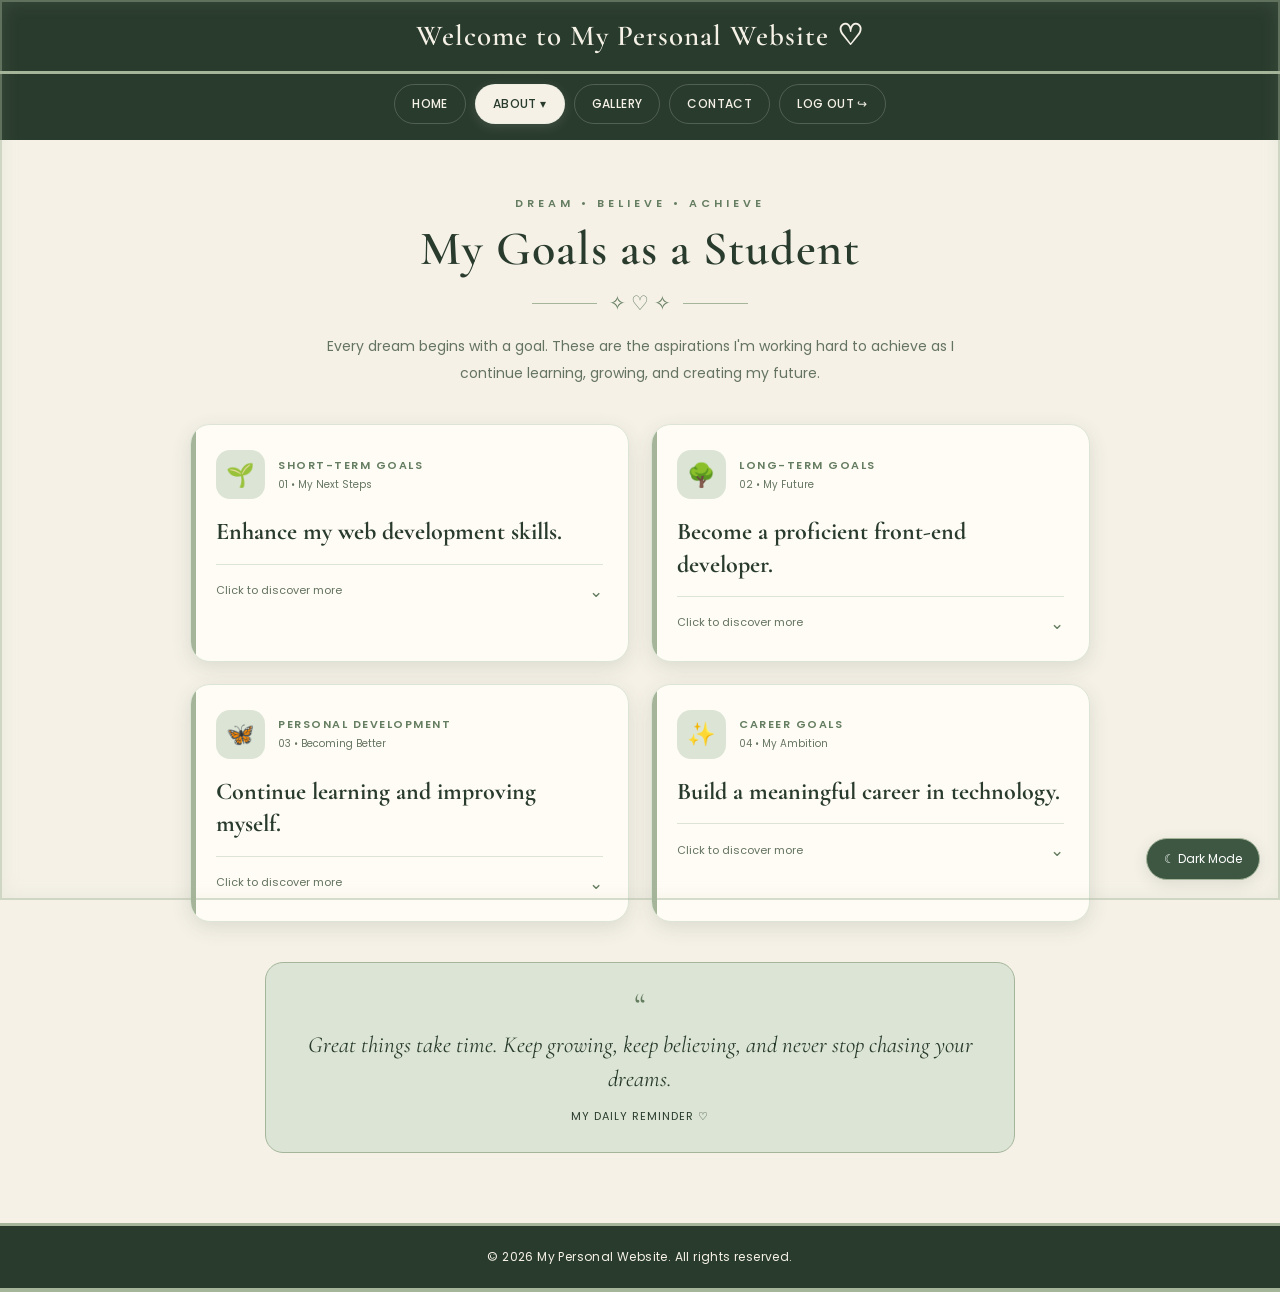
<file: goals.html>
<!DOCTYPE html>
<html lang="en" data-theme="light">
<head>
<meta charset="UTF-8">
<meta name="viewport" content="width=device-width, initial-scale=1.0">

<title>Goals | My Green Website</title>

<link rel="preconnect" href="https://fonts.googleapis.com">
<link rel="preconnect" href="https://fonts.gstatic.com" crossorigin>
<link href="https://fonts.googleapis.com/css2?family=Cormorant+Garamond:wght@500;600;700&family=Poppins:wght@400;500;600&display=swap" rel="stylesheet">

<style>
:root {
    --dark: #293B2D;
    --forest: #3D5742;
    --green: #657D60;
    --sage: #A5B59A;
    --light-sage: #DCE5D5;
    --cream: #F5F1E7;
    --white: #FFFCF5;
    --text: #354436;
    --muted: #657461;
    --shadow: rgba(49,65,47,0.12);

    --heading-color: #293B2D;
    --body-color: #354436;
    --secondary-color: #657461;
    --card-text: #354436;
    --nav-text: #F5F1E7;
    --footer-text: #F5F1E7;
    --quote-text: #293B2D;
}

[data-theme="dark"] {
    --dark: #19271D;
    --forest: #283E30;
    --green: #A8C49C;
    --sage: #829B7A;
    --light-sage: #354A39;
    --cream: #202D23;
    --white: #2A382D;
    --text: #F0F2E9;
    --muted: #C6D2C0;
    --shadow: rgba(0,0,0,0.30);

    --heading-color: #F5F3E9;
    --body-color: #E8EEE3;
    --secondary-color: #C6D2C0;
    --card-text: #F0F2E9;
    --nav-text: #F5F3E9;
    --footer-text: #F5F3E9;
    --quote-text: #F0F2E9;
}

* {
    box-sizing: border-box;
}

html {
    scroll-behavior: smooth;
}

body {
    margin: 0;
    background: var(--cream);
    color: var(--body-color);
    font-family: 'Poppins', sans-serif;
    transition: background .3s, color .3s;
}

/* HEADER */

header {
    background: var(--dark);
    color: var(--nav-text);
    padding: 18px 20px;
    text-align: center;
    border-bottom: 3px solid var(--sage);
}

header h1 {
    margin: 0;
    font-family: 'Cormorant Garamond', serif;
    font-size: 29px;
    font-weight: 600;
    letter-spacing: 1px;
    color: var(--nav-text);
}

/* NAVIGATION */

nav {
    background: var(--dark);
    padding: 10px 15px 16px;
    position: relative;
    z-index: 500;
}

nav ul {
    display: flex;
    justify-content: center;
    align-items: center;
    flex-wrap: wrap;
    gap: 9px;
    list-style: none;
    margin: 0;
    padding: 0;
}

nav ul li {
    position: relative;
}

nav a {
    display: block;
    text-decoration: none;
    color: var(--nav-text);
    font-size: 12px;
    font-weight: 500;
    letter-spacing: .4px;
    padding: 10px 17px;
    border: 1px solid rgba(220,229,213,.22);
    border-radius: 25px;
    transition: .3s ease;
}

nav a:hover,
nav a.active {
    background: var(--cream);
    color: var(--dark);
    box-shadow: 0 3px 12px rgba(255,255,255,.12);
}

/* ABOUT DROPDOWN - FIXED */

.dropdown {
    position: relative;
}

.dropdown .dropbtn {
    cursor: pointer;
    background: transparent;
    color: var(--nav-text);
    font-family: 'Poppins', sans-serif;
}

.dropdown .dropbtn.active {
    background: var(--cream);
    color: var(--dark);
}

.dropdown .dropbtn:hover {
    background: var(--cream);
    color: var(--dark);
}

.dropdown-content {
    display: none;
    position: absolute;
    top: calc(100% + 8px);
    left: 0;
    min-width: 225px;
    background: #FFFCF5;
    border: 1px solid #DCE5D5;
    border-radius: 12px;
    box-shadow: 0 8px 25px rgba(0,0,0,.20);
    overflow: hidden;
    z-index: 1000;
}

/* Show when clicked */
.dropdown.open .dropdown-content {
    display: block;
}

/* Show on computer hover */
@media (hover: hover) and (pointer: fine) {
    .dropdown:hover .dropdown-content,
    .dropdown:focus-within .dropdown-content {
        display: block;
    }
}

.dropdown-content a {
    display: block;
    width: 100%;
    color: #354436 !important;
    background: #FFFCF5;
    border: none;
    border-radius: 0;
    padding: 13px 16px;
    font-size: 12px;
    text-align: left;
    letter-spacing: 0;
    box-shadow: none;
}

.dropdown-content a:hover,
.dropdown-content a:focus {
    background: #DCE5D5 !important;
    color: #293B2D !important;
    box-shadow: none;
}

/* Dark mode dropdown */
[data-theme="dark"] .dropdown-content {
    background: #2A382D;
    border-color: #829B7A;
}

[data-theme="dark"] .dropdown-content a {
    background: #2A382D;
    color: #F5F3E9 !important;
}

[data-theme="dark"] .dropdown-content a:hover,
[data-theme="dark"] .dropdown-content a:focus {
    background: #435B47 !important;
    color: #FFFFFF !important;
}

/* MAIN SECTION */

#drop {
    max-width: 1100px;
    margin: auto;
    padding: 55px 25px 70px;
    text-align: center;
    animation: fadeIn .8s ease;
}

.section-label {
    color: var(--green);
    font-size: 11px;
    font-weight: 600;
    letter-spacing: 4px;
    text-transform: uppercase;
    margin-bottom: 8px;
}

#drop h2 {
    font-family: 'Cormorant Garamond', serif;
    font-size: 48px;
    font-weight: 600;
    color: var(--heading-color);
    margin: 0;
    letter-spacing: 1px;
}

.title-decoration {
    display: flex;
    justify-content: center;
    align-items: center;
    gap: 12px;
    margin: 10px auto 15px;
    color: var(--green);
    font-size: 20px;
}

.title-decoration::before,
.title-decoration::after {
    content: "";
    width: 65px;
    height: 1px;
    background: var(--sage);
}

#drop > p {
    max-width: 650px;
    margin: 0 auto 38px;
    color: var(--secondary-color);
    font-size: 14px;
    line-height: 1.9;
}

/* GOAL GRID */

.goal-grid {
    display: grid;
    grid-template-columns: repeat(2, minmax(0, 1fr));
    gap: 22px;
    max-width: 900px;
    margin: auto;
}

/* GOAL CARDS */

.goal-card {
    position: relative;
    background: var(--white);
    border: 1px solid var(--light-sage);
    border-radius: 20px;
    padding: 25px;
    text-align: left;
    box-shadow: 0 6px 20px var(--shadow);
    cursor: pointer;
    overflow: hidden;
    transition: transform .35s ease, box-shadow .35s ease;
    animation: cardReveal .7s ease both;
}

.goal-card:nth-child(2) {
    animation-delay: .1s;
}

.goal-card:nth-child(3) {
    animation-delay: .2s;
}

.goal-card:nth-child(4) {
    animation-delay: .3s;
}

.goal-card:hover {
    transform: translateY(-6px);
    box-shadow: 0 12px 28px var(--shadow);
}

.goal-card:focus-visible {
    outline: 3px solid var(--green);
    outline-offset: 4px;
}

.goal-card::before {
    content: "";
    position: absolute;
    top: 0;
    left: 0;
    width: 5px;
    height: 100%;
    background: var(--sage);
    transition: background .3s;
}

.goal-card:hover::before {
    background: var(--green);
}

/* GOAL HEADER */

.goal-header {
    display: flex;
    align-items: center;
    gap: 13px;
    margin-bottom: 17px;
}

.goal-icon {
    width: 49px;
    height: 49px;
    flex-shrink: 0;
    display: flex;
    align-items: center;
    justify-content: center;
    background: var(--light-sage);
    border-radius: 14px;
    font-size: 23px;
}

.goal-header strong {
    display: block;
    color: var(--green);
    font-size: 11px;
    font-weight: 600;
    letter-spacing: 1.5px;
    text-transform: uppercase;
}

.goal-number {
    display: block;
    color: var(--secondary-color);
    font-size: 10px;
    margin-top: 3px;
}

/* GOAL TITLE */

.goal-card > p {
    color: var(--heading-color);
    font-family: 'Cormorant Garamond', serif;
    font-size: 24px;
    line-height: 1.35;
    font-weight: 700;
    margin: 0 0 15px;
}

.goal-footer {
    display: flex;
    justify-content: space-between;
    align-items: center;
    color: var(--secondary-color);
    font-size: 11px;
    padding-top: 13px;
    border-top: 1px solid var(--light-sage);
}

.goal-arrow {
    color: var(--green);
    font-size: 17px;
    transition: transform .3s;
}

.goal-card.active .goal-arrow {
    transform: rotate(180deg);
}

/* GOAL DETAILS */

.goal-details {
    display: grid;
    grid-template-rows: 0fr;
    transition: grid-template-rows .4s ease;
}

.goal-details-inner {
    overflow: hidden;
}

.goal-details.active {
    grid-template-rows: 1fr;
}

.goal-details p {
    color: var(--secondary-color);
    font-size: 12px;
    line-height: 1.9;
    margin: 0;
    padding-top: 13px;
}

.goal-details.active p {
    animation: fadeIn .4s ease;
}

/* INSPIRATION QUOTE */

.goal-quote {
    max-width: 750px;
    margin: 40px auto 0;
    padding: 25px 20px;
    background: var(--light-sage);
    border: 1px solid var(--sage);
    border-radius: 18px;
    color: var(--quote-text);
}

.goal-quote .quote-symbol {
    font-family: 'Cormorant Garamond', serif;
    font-size: 35px;
    line-height: 1;
    color: var(--green);
}

.goal-quote p {
    font-family: 'Cormorant Garamond', serif;
    font-size: 23px;
    font-style: italic;
    line-height: 1.5;
    margin: 5px 0;
    color: var(--quote-text);
}

.goal-quote span {
    font-size: 11px;
    letter-spacing: 1px;
    color: var(--quote-text);
}

/* FOOTER */

footer {
    background: var(--dark);
    color: var(--footer-text);
    text-align: center;
    padding: 22px 15px;
    border-top: 3px solid var(--sage);
}

footer p {
    color: var(--footer-text);
    font-size: 12px;
    margin: 0;
    letter-spacing: .4px;
}

.footer-divider {
    height: 4px;
    background: var(--sage);
}

/* DARK MODE BUTTON */

.theme-toggle {
    position: fixed;
    bottom: 20px;
    right: 20px;
    z-index: 999;
    background: var(--forest);
    color: #FFFFFF;
    border: 1px solid var(--sage);
    padding: 11px 17px;
    border-radius: 25px;
    font-family: 'Poppins', sans-serif;
    font-size: 12px;
    cursor: pointer;
    box-shadow: 0 4px 15px var(--shadow);
    transition: .3s ease;
}

.theme-toggle:hover {
    background: var(--green);
    color: #19271D;
    transform: translateY(-3px);
}

/* PAGE BORDER */

body::before {
    content: "";
    position: fixed;
    inset: 0;
    pointer-events: none;
    z-index: 1000;
    border: 2px solid rgba(165,181,154,.45);
    box-shadow: inset 0 0 18px rgba(165,181,154,.15);
}

/* ANIMATIONS */

@keyframes fadeIn {
    from {
        opacity: 0;
        transform: translateY(12px);
    }
    to {
        opacity: 1;
        transform: translateY(0);
    }
}

@keyframes cardReveal {
    from {
        opacity: 0;
        transform: translateY(20px);
    }
    to {
        opacity: 1;
        transform: translateY(0);
    }
}

/* RESPONSIVE DESIGN */

@media(max-width: 700px) {
    header h1 {
        font-size: 23px;
    }

    nav ul {
        gap: 5px;
    }

    nav a {
        padding: 9px 11px;
        font-size: 10px;
    }

    .dropdown-content {
        min-width: 210px;
    }

    #drop {
        padding: 40px 15px 55px;
    }

    #drop h2 {
        font-size: 38px;
    }

    #drop > p {
        font-size: 12px;
    }

    .goal-grid {
        grid-template-columns: 1fr;
        gap: 16px;
    }

    .goal-card {
        padding: 22px;
    }

    .goal-card > p {
        font-size: 22px;
    }

    .goal-quote p {
        font-size: 20px;
    }
}

@media(max-width: 400px) {
    #drop h2 {
        font-size: 34px;
    }

    .goal-header {
        gap: 10px;
    }

    .goal-icon {
        width: 44px;
        height: 44px;
        font-size: 20px;
    }

    .theme-toggle {
        bottom: 12px;
        right: 12px;
        padding: 9px 13px;
    }
}

@media(prefers-reduced-motion: reduce) {
    *, *::before, *::after {
        animation: none !important;
        transition: none !important;
    }
}
</style>
</head>

<body>

<header>
    <h1>Welcome to My Personal Website ♡</h1>
</header>

<nav>
    <ul>
        <li>
            <a href="index.html">HOME</a>
        </li>

        <li class="dropdown" id="aboutDropdown">
            <a href="#" class="dropbtn active"
               aria-haspopup="true"
               aria-expanded="false"
               onclick="toggleAbout(event)">
                ABOUT <span class="about-arrow">▾</span>
            </a>

            <div class="dropdown-content">
                <a href="skills.html">Skills I'm Developing</a>
                <a href="goals.html">My Goals as a Student</a>
                <a href="funfacts.html">Fun Facts About Me</a>
            </div>
        </li>

        <li>
            <a href="gallery.html">GALLERY</a>
        </li>

        <li>
            <a href="contact.html">CONTACT</a>
        </li>

        <li>
            <a href="#" class="logout-button" onclick="confirmLogout(event)">LOG OUT ↪</a>
        </li>
    </ul>
</nav>

<!-- GOALS SECTION -->

<section id="drop">

    <div class="section-label">Dream • Believe • Achieve</div>

    <h2>My Goals as a Student</h2>

    <div class="title-decoration">✧ ♡ ✧</div>

    <p>
        Every dream begins with a goal. These are the aspirations
        I'm working hard to achieve as I continue learning,
        growing, and creating my future.
    </p>

    <div class="goal-grid">

        <!-- SHORT TERM -->

        <div class="goal-card"
             onclick="toggleGoalDetails(1)"
             onkeydown="handleGoalKey(event, 1)"
             role="button"
             tabindex="0"
             aria-expanded="false">

            <div class="goal-header">
                <div class="goal-icon">🌱</div>
                <div>
                    <strong>Short-Term Goals</strong>
                    <span class="goal-number">01 • My Next Steps</span>
                </div>
            </div>

            <p>Enhance my web development skills.</p>

            <div class="goal-details" id="goal1-details">
                <div class="goal-details-inner">
                    <p>
                        I want to improve my knowledge of HTML, CSS,
                        and JavaScript by practicing regularly and
                        creating more projects. I believe that every
                        small improvement brings me closer to my dreams.
                    </p>
                </div>
            </div>

            <div class="goal-footer">
                <span>Click to discover more</span>
                <span class="goal-arrow">⌄</span>
            </div>
        </div>

        <!-- LONG TERM -->

        <div class="goal-card"
             onclick="toggleGoalDetails(2)"
             onkeydown="handleGoalKey(event, 2)"
             role="button"
             tabindex="0"
             aria-expanded="false">

            <div class="goal-header">
                <div class="goal-icon">🌳</div>
                <div>
                    <strong>Long-Term Goals</strong>
                    <span class="goal-number">02 • My Future</span>
                </div>
            </div>

            <p>Become a proficient front-end developer.</p>

            <div class="goal-details" id="goal2-details">
                <div class="goal-details-inner">
                    <p>
                        I aim to become a skilled developer who can
                        build useful, creative, and user-friendly
                        websites. I want to continue learning new
                        technologies and turn my ideas into reality.
                    </p>
                </div>
            </div>

            <div class="goal-footer">
                <span>Click to discover more</span>
                <span class="goal-arrow">⌄</span>
            </div>
        </div>

        <!-- PERSONAL DEVELOPMENT -->

        <div class="goal-card"
             onclick="toggleGoalDetails(3)"
             onkeydown="handleGoalKey(event, 3)"
             role="button"
             tabindex="0"
             aria-expanded="false">

            <div class="goal-header">
                <div class="goal-icon">🦋</div>
                <div>
                    <strong>Personal Development</strong>
                    <span class="goal-number">03 • Becoming Better</span>
                </div>
            </div>

            <p>Continue learning and improving myself.</p>

            <div class="goal-details" id="goal3-details">
                <div class="goal-details-inner">
                    <p>
                        I want to become more confident, responsible,
                        patient, and independent. I will keep challenging
                        myself, learning from my mistakes, and becoming
                        a better version of myself every day.
                    </p>
                </div>
            </div>

            <div class="goal-footer">
                <span>Click to discover more</span>
                <span class="goal-arrow">⌄</span>
            </div>
        </div>

        <!-- CAREER GOALS -->

        <div class="goal-card"
             onclick="toggleGoalDetails(4)"
             onkeydown="handleGoalKey(event, 4)"
             role="button"
             tabindex="0"
             aria-expanded="false">

            <div class="goal-header">
                <div class="goal-icon">✨</div>
                <div>
                    <strong>Career Goals</strong>
                    <span class="goal-number">04 • My Ambition</span>
                </div>
            </div>

            <p>Build a meaningful career in technology.</p>

            <div class="goal-details" id="goal4-details">
                <div class="goal-details-inner">
                    <p>
                        I hope to use my knowledge, creativity, and
                        technical skills to contribute to meaningful
                        projects. My dream is to have a successful career
                        where I can grow and make a positive difference.
                    </p>
                </div>
            </div>

            <div class="goal-footer">
                <span>Click to discover more</span>
                <span class="goal-arrow">⌄</span>
            </div>
        </div>

    </div>

    <!-- INSPIRATION QUOTE -->

    <div class="goal-quote">
        <div class="quote-symbol">“</div>
        <p>
            Great things take time. Keep growing, keep believing,
            and never stop chasing your dreams.
        </p>
        <span>MY DAILY REMINDER ♡</span>
    </div>

</section>

<footer>
    <p>&copy; 2026 My Personal Website. All rights reserved.</p>
</footer>

<div class="footer-divider"></div>

<button class="theme-toggle" onclick="toggleTheme()">
    ☾ Dark Mode
</button>

<script>

/* THEME FUNCTION */

const root = document.documentElement;
const themeButton = document.querySelector('.theme-toggle');

function applyTheme(theme) {
    root.setAttribute('data-theme', theme);

    try {
        localStorage.setItem('siteTheme', theme);
    } catch (error) {}

    themeButton.textContent =
        theme === 'dark' ? '☀ Light Mode' : '☾ Dark Mode';
}

function toggleTheme() {
    const currentTheme = root.getAttribute('data-theme');
    applyTheme(currentTheme === 'dark' ? 'light' : 'dark');
}

let savedTheme = 'light';

try {
    savedTheme = localStorage.getItem('siteTheme') || 'light';
} catch (error) {}

applyTheme(savedTheme);


/* ABOUT DROPDOWN FUNCTION */

function toggleAbout(event) {
    event.preventDefault();

    const dropdown = document.getElementById('aboutDropdown');
    const button = dropdown.querySelector('.dropbtn');

    dropdown.classList.toggle('open');

    const isOpen = dropdown.classList.contains('open');
    button.setAttribute('aria-expanded', String(isOpen));
}

/* Close dropdown when clicking outside */

document.addEventListener('click', function(event) {
    const dropdown = document.getElementById('aboutDropdown');

    if (!dropdown.contains(event.target)) {
        dropdown.classList.remove('open');
        dropdown.querySelector('.dropbtn')
            .setAttribute('aria-expanded', 'false');
    }
});


/* GOAL DETAILS FUNCTION */

function toggleGoalDetails(number) {
    const card = document.querySelectorAll('.goal-card')[number - 1];

    const details = document.getElementById(
        'goal' + number + '-details'
    );

    const isOpen = details.classList.contains('active');

    details.classList.toggle('active', !isOpen);
    card.classList.toggle('active', !isOpen);

    card.setAttribute('aria-expanded', String(!isOpen));
}


/* KEYBOARD ACCESSIBILITY */

function handleGoalKey(event, number) {
    if (event.key === 'Enter' || event.key === ' ') {
        event.preventDefault();
        toggleGoalDetails(number);
    }
}


/* LOG OUT FUNCTION */

function confirmLogout(event) {
    event.preventDefault();

    const confirmAction = confirm(
        'Are you sure you want to log out?'
    );

    if (confirmAction) {
        try {
            localStorage.removeItem('isLoggedIn');
        } catch (error) {}

        window.location.href = 'login.html';
    }
}

</script>

</body>
</html>
</file>
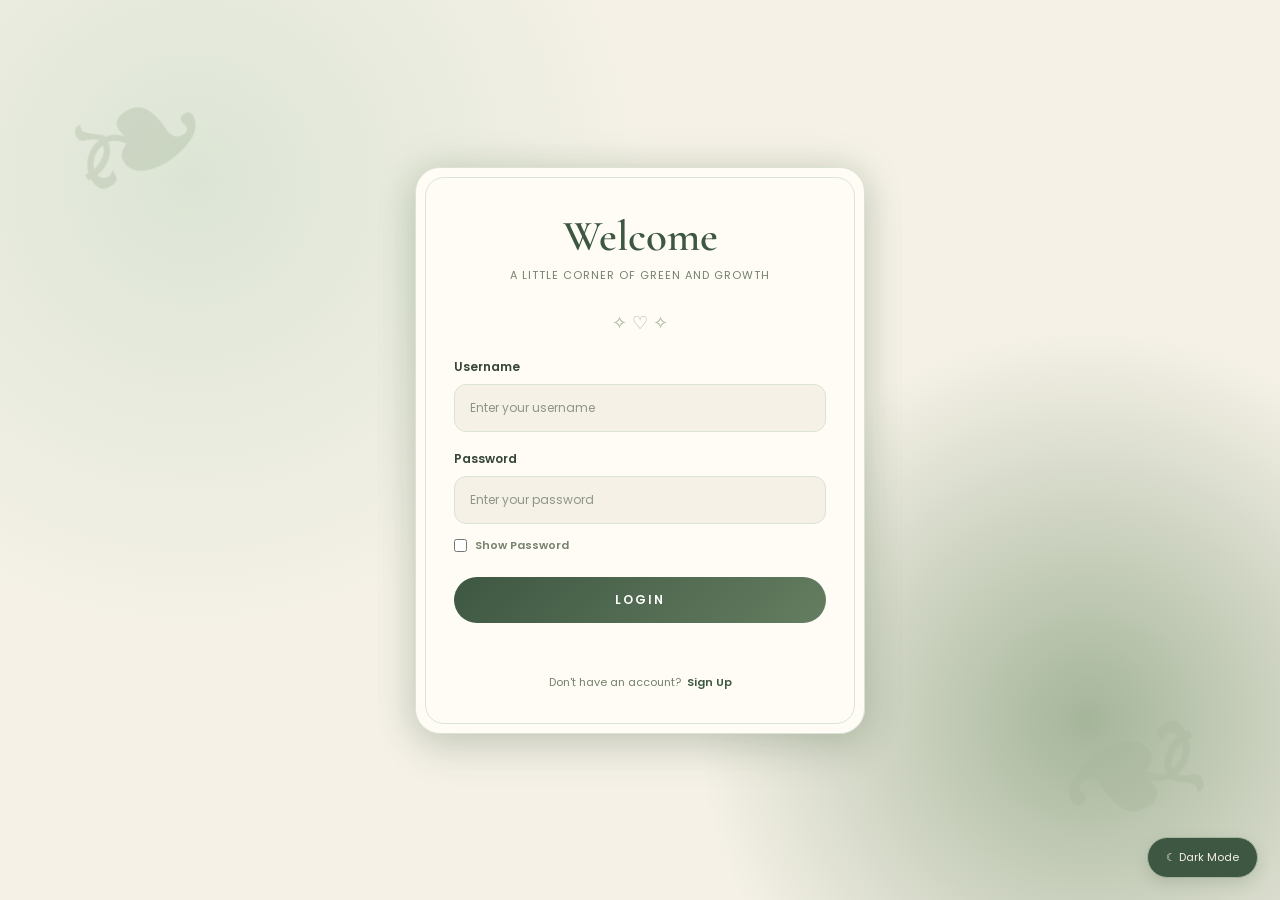
<file: login.html>
<!DOCTYPE html>
<html lang="en" data-theme="light">
<head>
<meta charset="UTF-8">
<meta name="viewport" content="width=device-width, initial-scale=1.0">

<title>Welcome | Green Personal Website</title>

<link rel="preconnect" href="https://fonts.googleapis.com">
<link rel="preconnect" href="https://fonts.gstatic.com" crossorigin>

<link href="https://fonts.googleapis.com/css2?family=Cormorant+Garamond:wght@400;500;600;700&family=Poppins:wght@300;400;500;600&display=swap" rel="stylesheet">

<style>
:root {
    --dark: #293B2D;
    --forest: #3D5742;
    --green: #657D60;
    --sage: #A5B59A;
    --light-sage: #DCE5D5;
    --cream: #F5F1E7;
    --white: #FFFCF5;
    --text: #354436;
    --muted: #74816D;
    --border: #DCE3D5;
    --shadow: rgba(49,65,47,0.15);
    --glow: rgba(120,150,111,0.25);
}

[data-theme="dark"] {
    --dark: #19271D;
    --forest: #283E30;
    --green: #82977A;
    --sage: #82947A;
    --light-sage: #354A39;
    --cream: #202D23;
    --white: #2A382D;
    --text: #F0EFE5;
    --muted: #C1CDB8;
    --border: #465747;
    --shadow: rgba(0,0,0,0.3);
    --glow: rgba(120,150,111,0.12);
}

* {
    margin: 0;
    padding: 0;
    box-sizing: border-box;
}

body {
    min-height: 100vh;
    display: flex;
    justify-content: center;
    align-items: center;
    padding: 25px;
    font-family: 'Poppins', sans-serif;
    color: var(--text);
    background:
        radial-gradient(circle at 15% 20%, var(--light-sage), transparent 35%),
        radial-gradient(circle at 85% 80%, var(--sage), transparent 30%),
        var(--cream);
    transition: 0.3s ease;
    overflow-x: hidden;
}

/* BACKGROUND DECORATIONS */

body::before,
body::after {
    content: "❧";
    position: fixed;
    font-family: 'Cormorant Garamond', serif;
    color: var(--sage);
    opacity: 0.35;
    pointer-events: none;
}

body::before {
    font-size: 180px;
    top: 4%;
    left: 5%;
    transform: rotate(-25deg);
}

body::after {
    font-size: 200px;
    bottom: 1%;
    right: 5%;
    transform: rotate(155deg);
}

/* FORM CONTAINER */

.form-container {
    width: 100%;
    max-width: 450px;
    position: relative;
    z-index: 2;
    padding: 42px 38px;
    background: var(--white);
    border: 1px solid var(--border);
    border-radius: 25px;
    box-shadow:
        0 15px 40px var(--shadow),
        0 0 35px var(--glow);
    animation: appear 0.7s ease;
}

.form-container::before {
    content: "";
    position: absolute;
    inset: 9px;
    border: 1px solid var(--light-sage);
    border-radius: 19px;
    pointer-events: none;
}

@keyframes appear {
    from {
        opacity: 0;
        transform: translateY(20px);
    }
    to {
        opacity: 1;
        transform: translateY(0);
    }
}

/* HEADING */

.form-container h2 {
    position: relative;
    text-align: center;
    font-family: 'Cormorant Garamond', serif;
    font-size: 43px;
    font-weight: 600;
    color: var(--forest);
    margin-bottom: 5px;
}

[data-theme="dark"] .form-container h2 {
    color: var(--text);
}

.subtitle {
    position: relative;
    text-align: center;
    color: var(--muted);
    font-size: 11px;
    letter-spacing: 1px;
    margin-bottom: 25px;
}

.decoration {
    text-align: center;
    color: var(--sage);
    font-size: 18px;
    margin-bottom: 22px;
}

/* FORM */

form {
    position: relative;
    z-index: 1;
}

form label {
    display: block;
    font-size: 12px;
    font-weight: 600;
    color: var(--text);
    margin-bottom: 8px;
}

form input[type="text"],
form input[type="password"] {
    width: 100%;
    padding: 14px 15px;
    margin-bottom: 18px;
    border: 1px solid var(--border);
    border-radius: 12px;
    background: var(--cream);
    color: var(--text);
    font-family: 'Poppins', sans-serif;
    font-size: 12px;
    outline: none;
    transition: 0.3s ease;
}

form input:focus {
    border-color: var(--green);
    box-shadow: 0 0 0 3px var(--light-sage);
}

form input::placeholder {
    color: var(--muted);
    opacity: 0.8;
}

/* SHOW PASSWORD */

.show-password {
    display: flex;
    align-items: center;
    gap: 8px;
    margin: -5px 0 18px;
}

.show-password input {
    accent-color: var(--forest);
    cursor: pointer;
}

.show-password label {
    margin: 0;
    font-size: 11px;
    color: var(--muted);
    cursor: pointer;
}

/* PASSWORD MATCH */

#passwordMatchMessage {
    font-size: 11px;
    margin-top: -10px;
    margin-bottom: 15px;
}

/* BUTTON */

form button {
    width: 100%;
    padding: 14px;
    margin-top: 5px;
    border: none;
    border-radius: 30px;
    background: linear-gradient(135deg, var(--forest), var(--green));
    color: white;
    font-family: 'Poppins', sans-serif;
    font-size: 12px;
    font-weight: 600;
    letter-spacing: 2px;
    cursor: pointer;
    transition: 0.3s ease;
}

form button:hover {
    transform: translateY(-3px);
    box-shadow: 0 8px 20px var(--shadow);
}

/* ERROR MESSAGE */

#errorMessage {
    min-height: 18px;
    text-align: center;
    color: #C45D55;
    font-size: 11px;
    margin-top: 13px;
}

/* LOGIN / SIGN UP SWITCH */

#toggleText {
    position: relative;
    text-align: center;
    margin-top: 20px;
    color: var(--muted);
    font-size: 11px;
}

#toggleText a {
    color: var(--forest);
    font-weight: 600;
    text-decoration: none;
    margin-left: 3px;
}

[data-theme="dark"] #toggleText a {
    color: var(--sage);
}

#toggleText a:hover {
    text-decoration: underline;
}

/* THEME TOGGLE */

.theme-toggle {
    position: fixed;
    bottom: 22px;
    right: 22px;
    z-index: 5;
    padding: 11px 18px;
    border: 1px solid var(--sage);
    border-radius: 30px;
    background: var(--forest);
    color: var(--cream);
    font-family: 'Poppins', sans-serif;
    font-size: 11px;
    cursor: pointer;
    box-shadow: 0 5px 15px var(--shadow);
    transition: 0.3s ease;
}

.theme-toggle:hover {
    transform: translateY(-3px);
}

/* RESPONSIVE */

@media (max-width: 500px) {
    body {
        padding: 18px;
    }

    .form-container {
        padding: 35px 25px;
    }

    .form-container h2 {
        font-size: 37px;
    }

    body::before {
        font-size: 120px;
    }

    body::after {
        font-size: 130px;
    }

    .theme-toggle {
        bottom: 12px;
        right: 12px;
    }
}

@media (prefers-reduced-motion: reduce) {
    *, *::before, *::after {
        animation: none !important;
        transition: none !important;
    }
}
</style>
</head>

<body>

<div class="form-container">

    <h2 id="formTitle">Welcome</h2>

    <p class="subtitle">A LITTLE CORNER OF GREEN AND GROWTH</p>

    <div class="decoration">✧ ♡ ✧</div>

    <form id="authForm">

        <label for="username">Username</label>
        <input
            type="text"
            id="username"
            placeholder="Enter your username"
            autocomplete="username"
            required
        >

        <label for="password">Password</label>
        <input
            type="password"
            id="password"
            placeholder="Enter your password"
            autocomplete="current-password"
            required
        >

        <div class="show-password" id="showPasswordContainer">
            <input type="checkbox" id="showPassword">
            <label for="showPassword">Show Password</label>
        </div>

        <div id="confirmPasswordGroup" hidden>
            <label for="confirmPassword">Confirm Password</label>
            <input
                type="password"
                id="confirmPassword"
                placeholder="Confirm your password"
                autocomplete="new-password"
            >
        </div>

        <p id="passwordMatchMessage" hidden></p>

        <button type="submit" id="submitButton">LOGIN</button>

        <p id="errorMessage" role="alert"></p>

    </form>

    <p id="toggleText">
        Don't have an account?
        <a href="#" id="toggleLink">Sign Up</a>
    </p>

</div>

<button class="theme-toggle" id="themeToggle">
    ☾ Dark Mode
</button>

<script>

const root = document.documentElement;
const themeToggle = document.getElementById('themeToggle');

// THEME TOGGLE

function applyTheme(theme) {
    root.setAttribute('data-theme', theme);

    localStorage.setItem('siteTheme', theme);

    themeToggle.textContent =
        theme === 'dark' ? '☀ Light Mode' : '☾ Dark Mode';
}

applyTheme(localStorage.getItem('siteTheme') || 'light');

themeToggle.addEventListener('click', () => {
    const currentTheme = root.getAttribute('data-theme');

    applyTheme(currentTheme === 'dark' ? 'light' : 'dark');
});


// ELEMENTS

const form = document.getElementById('authForm');
const formTitle = document.getElementById('formTitle');

const username = document.getElementById('username');
const password = document.getElementById('password');
const confirmPassword = document.getElementById('confirmPassword');

const confirmPasswordGroup =
    document.getElementById('confirmPasswordGroup');

const showPassword = document.getElementById('showPassword');

const showPasswordContainer =
    document.getElementById('showPasswordContainer');

const errorMessage = document.getElementById('errorMessage');
const matchMessage = document.getElementById('passwordMatchMessage');

const submitButton = document.getElementById('submitButton');
const toggleText = document.getElementById('toggleText');

let isLogin = true;


// SWITCH LOGIN AND SIGN UP

function switchMode() {

    isLogin = !isLogin;

    form.reset();

    errorMessage.textContent = '';
    matchMessage.textContent = '';
    matchMessage.hidden = true;

    password.type = 'password';
    confirmPassword.type = 'password';

    showPassword.checked = false;

    formTitle.textContent = isLogin
        ? 'Welcome'
        : 'Create Account';

    submitButton.textContent = isLogin
        ? 'LOGIN'
        : 'SIGN UP';

    confirmPasswordGroup.hidden = isLogin;
    confirmPassword.required = !isLogin;

    showPasswordContainer.hidden = !isLogin;

    password.autocomplete = isLogin
        ? 'current-password'
        : 'new-password';

    toggleText.innerHTML = isLogin
        ? `Don't have an account? <a href="#" id="toggleLink">Sign Up</a>`
        : `Already have an account? <a href="#" id="toggleLink">Login</a>`;

    document.querySelector('.subtitle').textContent = isLogin
        ? 'A LITTLE CORNER OF GREEN AND GROWTH'
        : 'START YOUR OWN LITTLE JOURNEY';
}


// TOGGLE LOGIN AND SIGN UP

toggleText.addEventListener('click', event => {

    if (event.target.id === 'toggleLink') {
        event.preventDefault();
        switchMode();
    }

});


// SHOW PASSWORD

showPassword.addEventListener('change', () => {

    password.type = showPassword.checked
        ? 'text'
        : 'password';

});


// PASSWORD MATCH CHECK

function checkPasswordMatch() {

    if (isLogin || !confirmPassword.value) {
        matchMessage.hidden = true;
        return;
    }

    matchMessage.hidden = false;

    if (password.value === confirmPassword.value) {

        matchMessage.textContent = 'Passwords match ✓';
        matchMessage.style.color = '#638B53';

    } else {

        matchMessage.textContent = 'Passwords do not match';
        matchMessage.style.color = '#D45A5A';

    }

}

password.addEventListener('input', checkPasswordMatch);
confirmPassword.addEventListener('input', checkPasswordMatch);


// LOGIN AND SIGN UP SUBMISSION

form.addEventListener('submit', event => {

    event.preventDefault();

    errorMessage.textContent = '';

    const user = username.value.trim();
    const pass = password.value;

    if (!user || !pass) {

        errorMessage.textContent =
            'Please complete all required fields.';

        return;
    }


    // LOGIN

    if (isLogin) {

        const savedUser = localStorage.getItem('username');
        const savedPass = localStorage.getItem('password');

        if (user === savedUser && pass === savedPass) {

            localStorage.setItem('isLoggedIn', 'true');

            window.location.href = 'index.html';

        } else {

            errorMessage.textContent =
                'Invalid username or password. Please try again.';

        }

        return;
    }


    // SIGN UP

    if (pass.length < 6) {

        errorMessage.textContent =
            'Password must contain at least 6 characters.';

        return;
    }

    if (pass !== confirmPassword.value) {

        errorMessage.textContent =
            'Passwords do not match.';

        return;
    }

    const existingUser = localStorage.getItem('username');

    if (existingUser && existingUser === user) {

        errorMessage.textContent =
            'Username already exists. Please log in.';

        return;
    }


    // SAVE DEMO ACCOUNT

    localStorage.setItem('username', user);
    localStorage.setItem('password', pass);

    alert('Account created successfully! You can now log in.');

    // Switch back to Login mode

    isLogin = false;
    switchMode();

});

</script>

</body>
</html>
</file>
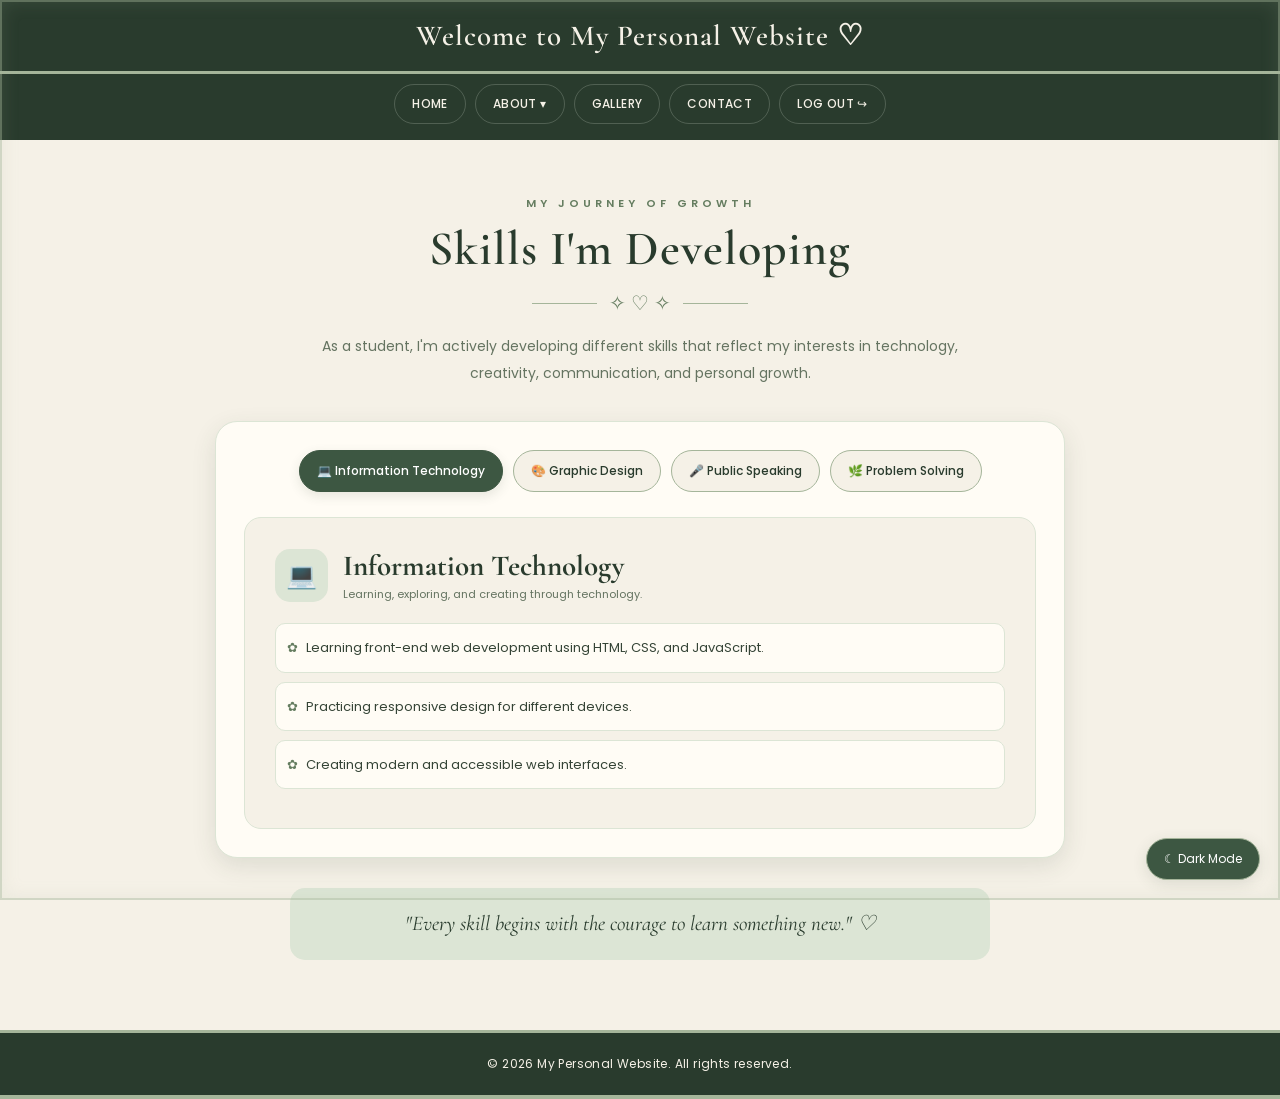
<file: skills.html>
<!DOCTYPE html>
<html lang="en" data-theme="light">
<head>
<meta charset="UTF-8">
<meta name="viewport" content="width=device-width, initial-scale=1.0">

<title>Skills | My Green Website</title>

<link rel="preconnect" href="https://fonts.googleapis.com">
<link rel="preconnect" href="https://fonts.gstatic.com" crossorigin>
<link href="https://fonts.googleapis.com/css2?family=Cormorant+Garamond:wght@500;600;700&family=Poppins:wght@400;500;600&display=swap" rel="stylesheet">

<style>

/* =================================
   WARM SAGE GREEN THEME
================================= */

:root {
    --dark: #293B2D;
    --forest: #3D5742;
    --green: #657D60;
    --sage: #A5B59A;
    --light-sage: #DCE5D5;
    --cream: #F5F1E7;
    --white: #FFFCF5;
    --text: #354436;
    --muted: #657461;
    --shadow: rgba(49,65,47,0.12);

    --heading-color: #293B2D;
    --body-color: #354436;
    --secondary-color: #657461;
    --nav-text: #F5F1E7;
    --card-text: #354436;
    --button-text: #293B2D;
    --footer-text: #F5F1E7;
    --note-text: #293B2D;
}

/* =================================
   DARK MODE COLORS
================================= */

[data-theme="dark"] {
    --dark: #19271D;
    --forest: #283E30;
    --green: #A8C49C;
    --sage: #829B7A;
    --light-sage: #354A39;
    --cream: #202D23;
    --white: #2A382D;
    --text: #F0F2E9;
    --muted: #C6D2C0;
    --shadow: rgba(0,0,0,0.30);

    --heading-color: #F5F3E9;
    --body-color: #E8EEE3;
    --secondary-color: #C6D2C0;
    --nav-text: #F5F3E9;
    --card-text: #F0F2E9;
    --button-text: #19271D;
    --footer-text: #F5F3E9;
    --note-text: #F0F2E9;
}

* {
    box-sizing: border-box;
}

html {
    scroll-behavior: smooth;
}

body {
    margin: 0;
    background: var(--cream);
    color: var(--body-color);
    font-family: 'Poppins', sans-serif;
    transition: background .3s, color .3s;
}

/* =================================
   HEADER
================================= */

header {
    background: var(--dark);
    color: var(--nav-text);
    padding: 18px 20px;
    text-align: center;
    border-bottom: 3px solid var(--sage);
}

header h1 {
    margin: 0;
    font-family: 'Cormorant Garamond', serif;
    font-size: 29px;
    font-weight: 600;
    letter-spacing: 1px;
    color: var(--nav-text);
}

/* =================================
   NAVIGATION
================================= */

nav {
    background: var(--dark);
    padding: 10px 15px 16px;
}

nav ul {
    display: flex;
    justify-content: center;
    align-items: center;
    flex-wrap: wrap;
    gap: 9px;
    list-style: none;
    margin: 0;
    padding: 0;
}

nav ul li {
    position: relative;
}

nav a {
    display: block;
    text-decoration: none;
    color: var(--nav-text);
    font-size: 12px;
    font-weight: 500;
    letter-spacing: .4px;
    padding: 10px 17px;
    border: 1px solid rgba(220,229,213,.22);
    border-radius: 25px;
    transition: .3s ease;
}

nav a:hover,
nav a.active {
    background: var(--cream);
    color: var(--button-text);
    box-shadow: 0 3px 12px rgba(255,255,255,.12);
}

/* DROPDOWN */

.dropdown-content {
    display: none;
    position: absolute;
    top: 110%;
    left: 0;
    min-width: 205px;
    background: var(--white);
    border: 1px solid var(--light-sage);
    border-radius: 12px;
    box-shadow: 0 8px 20px var(--shadow);
    overflow: hidden;
    z-index: 100;
}

.dropdown-content a {
    color: var(--card-text);
    border: none;
    border-radius: 0;
    padding: 12px 15px;
}

.dropdown-content a:hover {
    background: var(--light-sage);
    color: var(--heading-color);
    box-shadow: none;
}

.dropdown:hover .dropdown-content,
.dropdown:focus-within .dropdown-content {
    display: block;
}

/* =================================
   MAIN SECTION
================================= */

#drop {
    max-width: 1100px;
    margin: auto;
    padding: 55px 25px 70px;
    text-align: center;
    animation: fadeIn .8s ease;
}

.section-label {
    color: var(--green);
    font-size: 11px;
    font-weight: 600;
    letter-spacing: 4px;
    text-transform: uppercase;
    margin-bottom: 8px;
}

#drop h2 {
    font-family: 'Cormorant Garamond', serif;
    font-size: 48px;
    font-weight: 600;
    color: var(--heading-color);
    margin: 0;
    letter-spacing: 1px;
}

.title-decoration {
    display: flex;
    justify-content: center;
    align-items: center;
    gap: 12px;
    margin: 10px auto 15px;
    color: var(--green);
    font-size: 20px;
}

.title-decoration::before,
.title-decoration::after {
    content: "";
    width: 65px;
    height: 1px;
    background: var(--sage);
}

#drop > p {
    max-width: 650px;
    margin: 0 auto 35px;
    color: var(--secondary-color);
    font-size: 14px;
    line-height: 1.9;
}

/* =================================
   SKILLS CONTAINER
================================= */

#skills {
    max-width: 850px;
    margin: auto;
    background: var(--white);
    border: 1px solid var(--light-sage);
    border-radius: 22px;
    padding: 28px;
    box-shadow: 0 8px 25px var(--shadow);
}

/* =================================
   SKILL TABS
================================= */

.tab {
    display: flex;
    justify-content: center;
    flex-wrap: wrap;
    gap: 10px;
    margin-bottom: 25px;
}

.tablinks {
    border: 1px solid var(--sage);
    background: var(--cream);
    color: var(--heading-color);
    padding: 11px 17px;
    border-radius: 25px;
    font-family: 'Poppins', sans-serif;
    font-size: 12px;
    font-weight: 500;
    cursor: pointer;
    transition: .3s ease;
}

.tablinks:hover {
    background: var(--light-sage);
    color: var(--heading-color);
    transform: translateY(-2px);
}

.tablinks.active {
    background: var(--forest);
    color: #FFFFFF;
    border-color: var(--forest);
    box-shadow: 0 4px 12px var(--shadow);
}

/* =================================
   TAB CONTENT
================================= */

.tabcontent {
    display: none;
    background: var(--cream);
    border: 1px solid var(--light-sage);
    border-radius: 17px;
    padding: 30px;
    text-align: left;
    animation: contentReveal .45s ease;
}

.tabcontent.active {
    display: block;
}

.skill-heading {
    display: flex;
    align-items: center;
    gap: 15px;
    margin-bottom: 20px;
}

.skill-icon {
    width: 53px;
    height: 53px;
    flex-shrink: 0;
    display: flex;
    justify-content: center;
    align-items: center;
    background: var(--light-sage);
    border-radius: 15px;
    font-size: 25px;
}

.tabcontent h3 {
    color: var(--heading-color);
    font-family: 'Cormorant Garamond', serif;
    font-size: 29px;
    margin: 0;
    font-weight: 700;
}

.skill-subtitle {
    font-size: 11px;
    color: var(--secondary-color);
    margin: 3px 0 0;
}

.tabcontent ul {
    list-style: none;
    padding: 0;
    margin: 0;
}

.tabcontent li {
    position: relative;
    padding: 12px 12px 12px 30px;
    margin-bottom: 9px;
    color: var(--card-text);
    font-size: 13px;
    line-height: 1.8;
    background: var(--white);
    border-radius: 10px;
    border: 1px solid var(--light-sage);
}

.tabcontent li::before {
    content: "✿";
    position: absolute;
    left: 11px;
    top: 12px;
    color: var(--green);
    font-size: 13px;
}

/* =================================
   BOTTOM DECORATION
================================= */

.skills-note {
    max-width: 700px;
    margin: 30px auto 0;
    padding: 20px;
    border-radius: 15px;
    background: var(--light-sage);
    color: var(--note-text);
    font-family: 'Cormorant Garamond', serif;
    font-size: 21px;
    font-style: italic;
    line-height: 1.5;
}

/* =================================
   FOOTER
================================= */

footer {
    background: var(--dark);
    color: var(--footer-text);
    text-align: center;
    padding: 22px 15px;
    border-top: 3px solid var(--sage);
}

footer p {
    color: var(--footer-text);
    font-size: 12px;
    margin: 0;
    letter-spacing: .4px;
}

.footer-divider {
    height: 4px;
    background: var(--sage);
}

/* =================================
   DARK MODE BUTTON
================================= */

.theme-toggle {
    position: fixed;
    bottom: 20px;
    right: 20px;
    z-index: 999;
    background: var(--forest);
    color: #FFFFFF;
    border: 1px solid var(--sage);
    padding: 11px 17px;
    border-radius: 25px;
    font-family: 'Poppins', sans-serif;
    font-size: 12px;
    cursor: pointer;
    box-shadow: 0 4px 15px var(--shadow);
    transition: .3s ease;
}

.theme-toggle:hover {
    background: var(--green);
    color: #19271D;
    transform: translateY(-3px);
}

/* =================================
   PAGE BORDER
================================= */

body::before {
    content: "";
    position: fixed;
    inset: 0;
    pointer-events: none;
    z-index: 1000;
    border: 2px solid rgba(165,181,154,.45);
    box-shadow: inset 0 0 18px rgba(165,181,154,.15);
}

/* =================================
   ANIMATIONS
================================= */

@keyframes fadeIn {
    from {
        opacity: 0;
        transform: translateY(12px);
    }
    to {
        opacity: 1;
        transform: translateY(0);
    }
}

@keyframes contentReveal {
    from {
        opacity: 0;
        transform: translateY(10px);
    }
    to {
        opacity: 1;
        transform: translateY(0);
    }
}

/* =================================
   RESPONSIVE DESIGN
================================= */

@media(max-width: 700px) {

    header h1 {
        font-size: 23px;
    }

    nav ul {
        gap: 5px;
    }

    nav a {
        padding: 9px 11px;
        font-size: 10px;
    }

    #drop {
        padding: 40px 15px 55px;
    }

    #drop h2 {
        font-size: 38px;
    }

    #drop > p {
        font-size: 12px;
    }

    #skills {
        padding: 17px;
    }

    .tab {
        gap: 8px;
    }

    .tablinks {
        padding: 10px 12px;
        font-size: 10px;
    }

    .tabcontent {
        padding: 20px 15px;
    }

    .tabcontent h3 {
        font-size: 25px;
    }

    .tabcontent li {
        font-size: 12px;
    }

    .skills-note {
        font-size: 18px;
    }
}

@media(max-width: 400px) {

    #drop h2 {
        font-size: 33px;
    }

    .skill-heading {
        gap: 10px;
    }

    .skill-icon {
        width: 45px;
        height: 45px;
        font-size: 21px;
    }

    .theme-toggle {
        bottom: 12px;
        right: 12px;
        padding: 9px 13px;
    }
}

@media(prefers-reduced-motion: reduce) {
    *, *::before, *::after {
        animation: none !important;
        transition: none !important;
    }
}

</style>
</head>

<body>

<header>
    <h1>Welcome to My Personal Website ♡</h1>
</header>

<nav>
    <ul>
        <li><a href="index.html">HOME</a></li>

        <li class="dropdown">
            <a href="#" class="dropbtn">ABOUT ▾</a>
            <div class="dropdown-content">
                <a href="skills.html" class="active">Skills I'm Developing</a>
                <a href="goals.html">My Goals as a Student</a>
                <a href="funfacts.html">Fun Facts About Me</a>
            </div>
        </li>

        <li><a href="gallery.html">GALLERY</a></li>
        <li><a href="contact.html">CONTACT</a></li>

        <li>
            <a href="#" class="logout-button" onclick="confirmLogout(event)">LOG OUT ↪</a>
        </li>
    </ul>
</nav>

<section id="drop">

    <div class="section-label">My Journey of Growth</div>

    <h2>Skills I'm Developing</h2>

    <div class="title-decoration">✧ ♡ ✧</div>

    <p>
        As a student, I'm actively developing different skills
        that reflect my interests in technology, creativity,
        communication, and personal growth.
    </p>

    <section id="skills">

        <div class="tab">

            <button class="tablinks active" onclick="openTab(event, 'IT')">
                💻 Information Technology
            </button>

            <button class="tablinks" onclick="openTab(event, 'GraphicDesign')">
                🎨 Graphic Design
            </button>

            <button class="tablinks" onclick="openTab(event, 'PublicSpeaking')">
                🎤 Public Speaking
            </button>

            <button class="tablinks" onclick="openTab(event, 'ProblemSolving')">
                🌿 Problem Solving
            </button>

        </div>

        <!-- INFORMATION TECHNOLOGY -->

        <div id="IT" class="tabcontent active">

            <div class="skill-heading">
                <div class="skill-icon">💻</div>
                <div>
                    <h3>Information Technology</h3>
                    <p class="skill-subtitle">Learning, exploring, and creating through technology.</p>
                </div>
            </div>

            <ul>
                <li>Learning front-end web development using HTML, CSS, and JavaScript.</li>
                <li>Practicing responsive design for different devices.</li>
                <li>Creating modern and accessible web interfaces.</li>
            </ul>

        </div>

        <!-- GRAPHIC DESIGN -->

        <div id="GraphicDesign" class="tabcontent">

            <div class="skill-heading">
                <div class="skill-icon">🎨</div>
                <div>
                    <h3>Graphic Design</h3>
                    <p class="skill-subtitle">Expressing creativity through visual design.</p>
                </div>
            </div>

            <ul>
                <li>Exploring visual design using creative tools.</li>
                <li>Building skills in branding, layout, and digital illustration.</li>
                <li>Combining design with web development.</li>
            </ul>

        </div>

        <!-- PUBLIC SPEAKING -->

        <div id="PublicSpeaking" class="tabcontent">

            <div class="skill-heading">
                <div class="skill-icon">🎤</div>
                <div>
                    <h3>Public Speaking</h3>
                    <p class="skill-subtitle">Building confidence through communication.</p>
                </div>
            </div>

            <ul>
                <li>Developing communication skills through presentations.</li>
                <li>Practicing storytelling to engage an audience.</li>
                <li>Learning to share ideas clearly and confidently.</li>
            </ul>

        </div>

        <!-- PROBLEM SOLVING -->

        <div id="ProblemSolving" class="tabcontent">

            <div class="skill-heading">
                <div class="skill-icon">🌿</div>
                <div>
                    <h3>Problem Solving and Critical Thinking</h3>
                    <p class="skill-subtitle">Growing through challenges and new experiences.</p>
                </div>
            </div>

            <ul>
                <li>Enhancing analytical skills through coding challenges.</li>
                <li>Finding efficient solutions to programming problems.</li>
                <li>Building a structured approach to solving challenges.</li>
            </ul>

        </div>

    </section>

    <div class="skills-note">
        "Every skill begins with the courage to learn something new." ♡
    </div>

</section>

<footer>
    <p>&copy; 2026 My Personal Website. All rights reserved.</p>
</footer>

<div class="footer-divider"></div>

<button class="theme-toggle" onclick="toggleTheme()">
    ☾ Dark Mode
</button>

<script>

/* =================================
   THEME FUNCTION
================================= */

const root = document.documentElement;
const themeButton = document.querySelector('.theme-toggle');

function applyTheme(theme) {

    root.setAttribute('data-theme', theme);

    localStorage.setItem('siteTheme', theme);

    themeButton.textContent =
        theme === 'dark' ? '☀ Light Mode' : '☾ Dark Mode';
}

function toggleTheme() {

    const currentTheme = root.getAttribute('data-theme');

    applyTheme(currentTheme === 'dark' ? 'light' : 'dark');
}

applyTheme(localStorage.getItem('siteTheme') || 'light');


/* =================================
   SKILLS TAB FUNCTION
================================= */

function openTab(event, tabName) {

    document.querySelectorAll('.tabcontent').forEach(tab => {
        tab.classList.remove('active');
    });

    document.querySelectorAll('.tablinks').forEach(button => {
        button.classList.remove('active');
    });

    document.getElementById(tabName).classList.add('active');

    event.currentTarget.classList.add('active');
}


/* =================================
   LOGOUT FUNCTION
================================= */

function confirmLogout(event) {

    event.preventDefault();

    if (confirm('Are you sure you want to log out?')) {

        localStorage.removeItem('isLoggedIn');

        window.location.href = 'login.html';
    }
}

</script>

</body>
</html>
</file>
